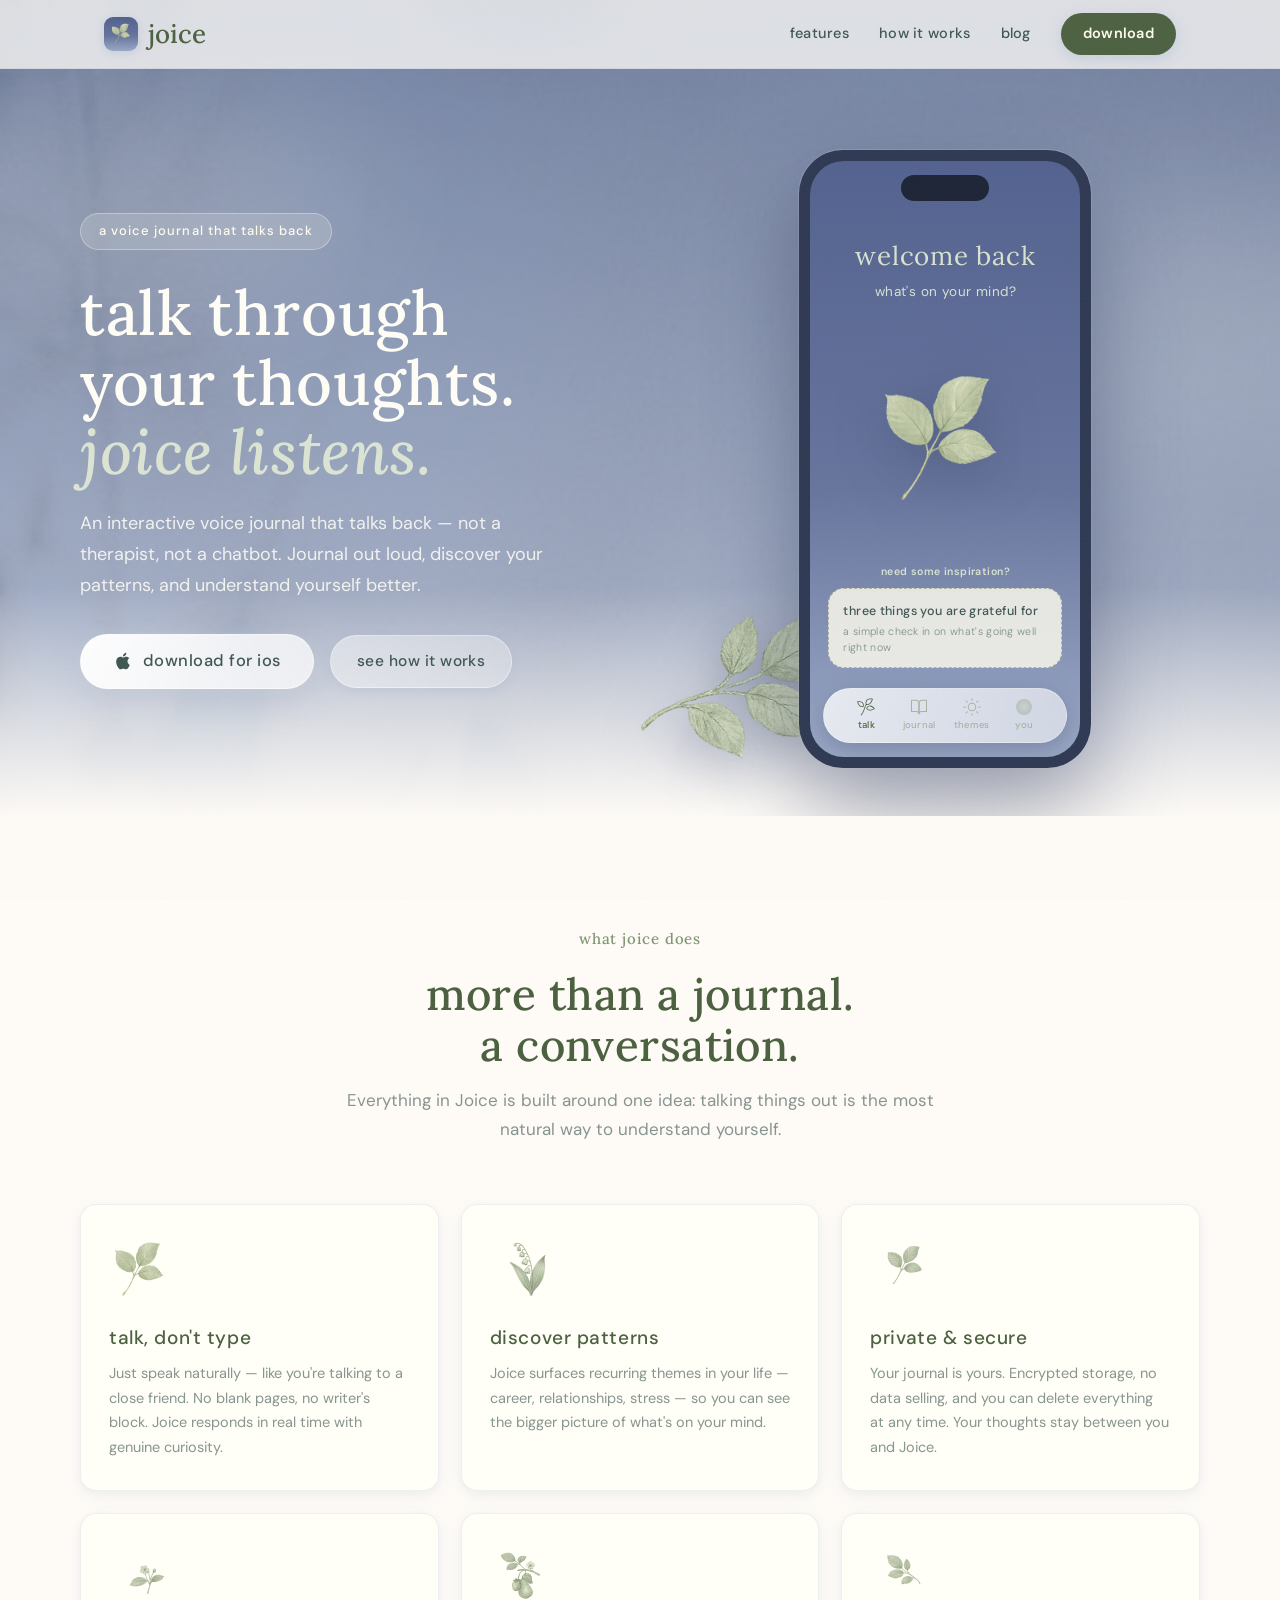
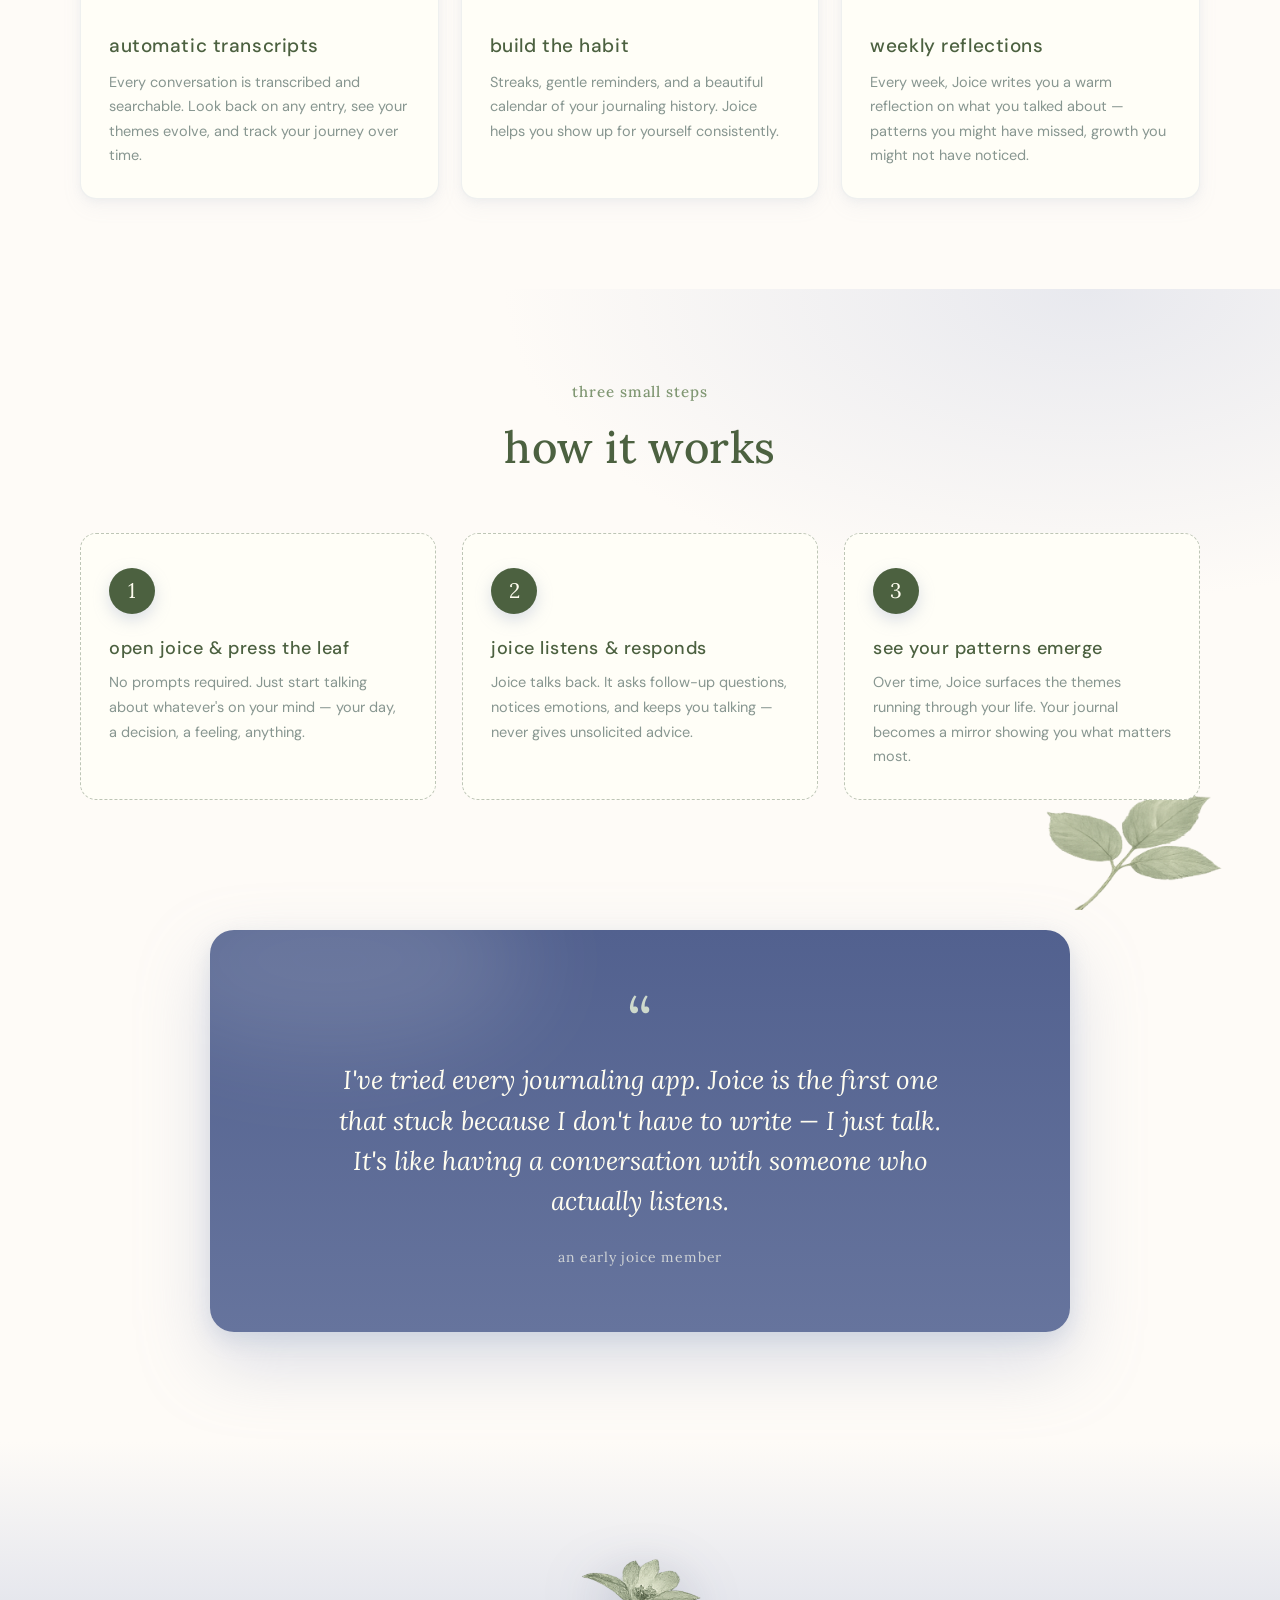
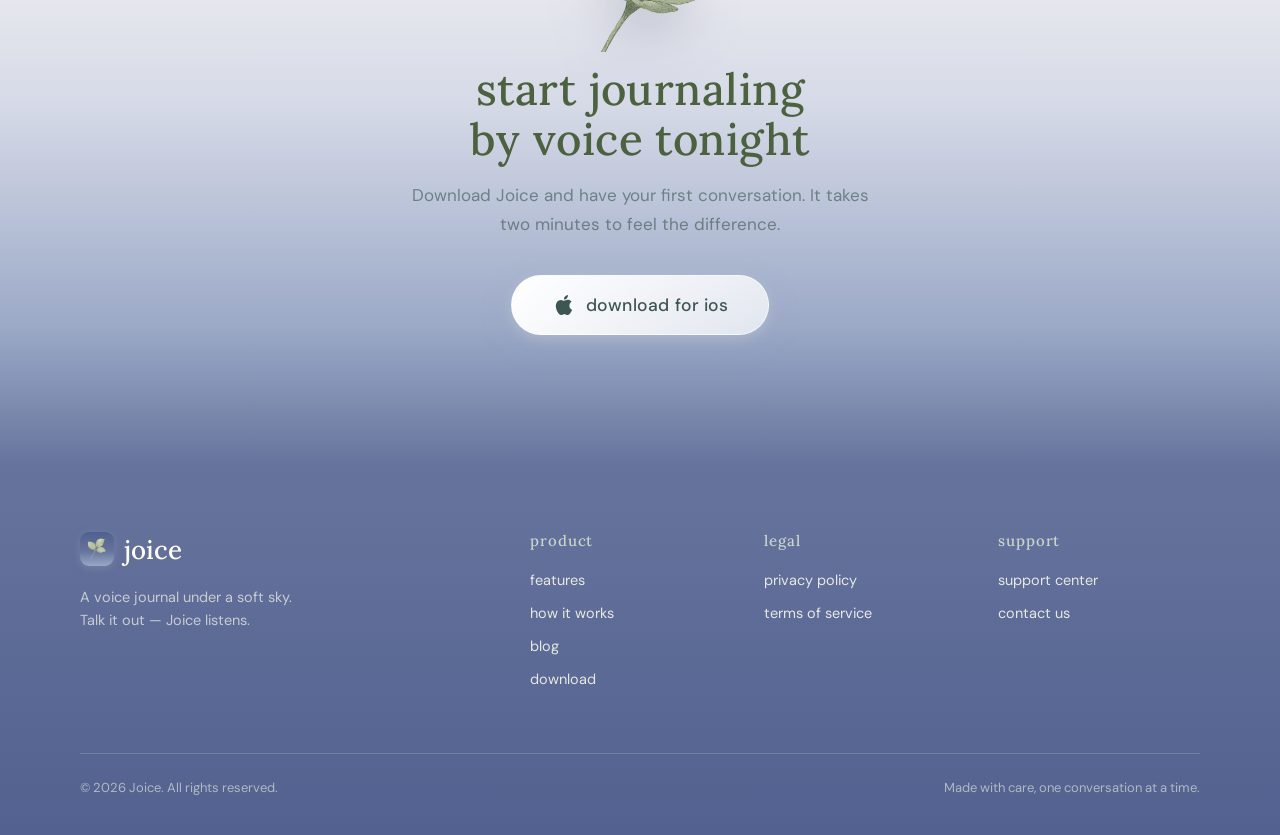
<file: index.html>
<!DOCTYPE html>
<html lang="en">
<head>
    <meta charset="UTF-8">
    <meta name="viewport" content="width=device-width, initial-scale=1.0">
    <title>Joice — Voice Journaling with AI</title>
    <meta name="description" content="A daily voice journal that talks back. Speak your thoughts out loud, get transcripts, discover patterns, and build self-awareness — just by talking.">
    <meta property="og:title" content="Joice — Voice Journaling with AI">
    <meta property="og:description" content="A daily voice journal that talks back. Journal out loud and discover your patterns.">
    <meta property="og:type" content="website">
    <meta property="og:url" content="https://joiceapp.com">
    <meta property="og:image" content="https://joiceapp.com/assets/joice-icon.png">
    <link rel="icon" type="image/png" href="assets/favicon.png">
    <link rel="apple-touch-icon" href="assets/apple-touch-icon.png">
    <link rel="preconnect" href="https://fonts.googleapis.com">
    <link rel="preconnect" href="https://fonts.gstatic.com" crossorigin>
    <link href="https://fonts.googleapis.com/css2?family=Lora:ital,wght@0,400;0,500;0,600;1,400;1,500&family=DM+Sans:ital,opsz,wght@0,9..40,300;0,9..40,400;0,9..40,500;0,9..40,600;0,9..40,700;1,9..40,400&display=swap" rel="stylesheet">
    <link rel="stylesheet" href="style.css">
    <link rel="alternate" type="application/rss+xml" title="the joice journal" href="https://joiceapp.com/blog/feed.xml">
    <script type="application/ld+json">
    {
      "@context": "https://schema.org",
      "@graph": [
        {
          "@type": "Organization",
          "@id": "https://joiceapp.com/#org",
          "name": "Joice",
          "url": "https://joiceapp.com",
          "logo": "https://joiceapp.com/assets/joice-icon.png",
          "sameAs": ["https://apps.apple.com/us/app/joice-journal-by-conversation/id6759027458"]
        },
        {
          "@type": "WebSite",
          "name": "Joice",
          "url": "https://joiceapp.com",
          "publisher": {"@id": "https://joiceapp.com/#org"}
        },
        {
          "@type": "SoftwareApplication",
          "name": "Joice — Journal by Conversation",
          "operatingSystem": "iOS",
          "applicationCategory": "LifestyleApplication",
          "description": "An interactive voice journaling app that talks back. Talk out loud, get transcripts, and discover the recurring themes in your life.",
          "url": "https://apps.apple.com/us/app/joice-journal-by-conversation/id6759027458",
          "offers": {"@type": "Offer", "price": "0", "priceCurrency": "USD"},
          "publisher": {"@id": "https://joiceapp.com/#org"}
        }
      ]
    }
    </script>
</head>
<body>
    <!-- Nav -->
    <nav>
        <div class="nav-inner">
            <a href="index.html" class="logo"><img src="assets/joice-icon.png" alt="">joice</a>
            <div class="nav-links">
                <a href="#features">features</a>
                <a href="#how-it-works">how it works</a>
                <a href="blog/">blog</a>
                <a href="https://apps.apple.com/us/app/joice-journal-by-conversation/id6759027458" class="btn-nav">download</a>
            </div>
        </div>
    </nav>

    <!-- Hero — the app's auth sky: pressed leaves under periwinkle -->
    <header class="hero">
        <div class="hero-grid">
            <div class="hero-content">
                <div class="hero-badge">a voice journal that talks back</div>
                <h1>talk through your thoughts. <em>joice listens.</em></h1>
                <p class="hero-sub">An interactive voice journal that talks back — not a therapist, not a chatbot. Journal out loud, discover your patterns, and understand yourself better.</p>
                <div class="hero-cta">
                    <a href="https://apps.apple.com/us/app/joice-journal-by-conversation/id6759027458" class="btn-primary">
                        <svg width="20" height="20" viewBox="0 0 24 24" fill="currentColor"><path d="M18.71 19.5c-.83 1.24-1.71 2.45-3.05 2.47-1.34.03-1.77-.79-3.29-.79-1.53 0-2 .77-3.27.82-1.31.05-2.3-1.32-3.14-2.53C4.25 17 2.94 12.45 4.7 9.39c.87-1.52 2.43-2.48 4.12-2.51 1.28-.02 2.5.87 3.29.87.78 0 2.26-1.07 3.8-.91.65.03 2.47.26 3.64 1.98-.09.06-2.17 1.28-2.15 3.81.03 3.02 2.65 4.03 2.68 4.04-.03.07-.42 1.44-1.38 2.83M13 3.5c.73-.83 1.94-1.46 2.94-1.5.13 1.17-.34 2.35-1.04 3.19-.69.85-1.83 1.51-2.95 1.42-.15-1.15.41-2.35 1.05-3.11z"/></svg>
                        download for ios
                    </a>
                    <a href="#how-it-works" class="btn-ghost">see how it works</a>
                </div>
            </div>
            <div class="hero-visual">
                <div class="phone-mockup">
                    <div class="phone-screen">
                        <div class="mock-island"></div>
                        <div class="mock-greeting">welcome back</div>
                        <div class="mock-prompt-line">what's on your mind?</div>
                        <img class="mock-leaf" src="assets/leaf-branch.png" alt="Watercolor leaf branch — tap to start talking">
                        <div class="mock-inspo-label">need some inspiration?</div>
                        <div class="mock-idea">
                            <div class="mock-idea-title">three things you are grateful for</div>
                            <div class="mock-idea-sub">a simple check in on what's going well right now</div>
                        </div>
                        <div class="mock-tabbar">
                            <div class="mock-tab active">
                                <svg viewBox="0 0 22.123 21.3591" fill="currentColor"><path d="M12.1123 1.58257C13.5018 0.275135 15.7931 -0.151103 19.0146 0.238815L18.9736 0.647995L19.04 0.671432L19.4941 0.832565C18.4978 4.25797 17.1092 6.33463 15.5761 7.40971C14.2163 8.36303 12.7877 8.49517 11.5244 8.13823C10.6511 10.0576 10.194 11.2494 9.43551 13.3599L9.43454 13.3628C8.06773 17.0833 7.07529 18.7848 5.28512 21.2193L4.48043 20.6275C6.21512 18.2685 7.16192 16.6497 8.49606 13.0181C9.28701 10.8175 9.75884 9.58967 10.7109 7.51128C10.3642 4.99371 10.7038 2.90811 12.1123 1.58257ZM16.2402 8.91557C18.0761 9.013 19.9698 10.3297 21.9824 12.8677L21.6113 13.1607L21.6572 13.2496C21.5157 13.322 21.3748 13.39 21.2363 13.4576L21.1982 13.4888C21.1959 13.4859 21.1937 13.4829 21.1914 13.48C18.5505 14.7614 16.4582 15.1597 14.8388 14.8999C13.0929 14.6199 11.9634 13.5868 11.3486 12.2496L11.707 12.0835L11.4004 11.858C12.783 9.9815 14.3753 8.81679 16.2402 8.91557ZM16.1875 9.91362C14.903 9.84553 13.6619 10.5828 12.4257 12.1597C12.9369 13.0591 13.7603 13.7143 14.997 13.9126C16.2954 14.1209 18.0998 13.8325 20.5293 12.688C18.8534 10.7868 17.4172 9.97888 16.1875 9.91362ZM0.596645 3.57866C3.51636 3.25907 5.61636 3.67126 6.91696 4.87846C8.24452 6.11087 8.60406 8.0376 8.34176 10.3521L7.70797 10.2642L7.78121 10.479C6.54669 10.9874 5.07654 10.9826 3.67868 10.024C2.29361 9.07395 1.0381 7.22878 0.123012 4.18803L0.57516 4.02397L0.633754 4.00151L0.596645 3.57866ZM6.30368 5.67827C5.37411 4.81534 3.77469 4.3703 1.25387 4.56694C2.09541 7.02875 3.1475 8.42742 4.18258 9.13725C5.30025 9.90353 6.45535 9.90764 7.44625 9.49956L7.45407 9.52397C7.55007 7.73838 7.16512 6.4783 6.30368 5.67827ZM10.8261 7.54546L11.1103 7.67632L11.1728 7.48686L10.8261 7.54546ZM18.3672 1.21928C15.5283 0.952518 13.7456 1.42319 12.7314 2.37749C11.7312 3.31882 11.3552 4.85807 11.6172 7.08061C12.687 7.42548 13.8968 7.34485 15.0634 6.5269C16.2492 5.69539 17.4378 4.06757 18.3672 1.21928Z"/></svg>
                                <span>talk</span>
                            </div>
                            <div class="mock-tab">
                                <svg viewBox="0 0 21 21" fill="none" stroke="currentColor" stroke-width="1.2" stroke-linecap="round" stroke-linejoin="round"><path d="M1.75 2.625H7C7.92826 2.625 8.8185 2.99375 9.47487 3.65013C10.1313 4.3065 10.5 5.19674 10.5 6.125V18.375C10.5 17.6788 10.2234 17.0111 9.73116 16.5188C9.23887 16.0266 8.57119 15.75 7.875 15.75H1.75V2.625Z"/><path d="M19.25 2.625H14C13.0717 2.625 12.1815 2.99375 11.5251 3.65013C10.8687 4.3065 10.5 5.19674 10.5 6.125V18.375C10.5 17.6788 10.7766 17.0111 11.2688 16.5188C11.7611 16.0266 12.4288 15.75 13.125 15.75H19.25V2.625Z"/></svg>
                                <span>journal</span>
                            </div>
                            <div class="mock-tab">
                                <svg viewBox="0 0 21 21" fill="none" stroke="currentColor" stroke-width="1.2" stroke-linecap="round" stroke-linejoin="round"><circle cx="10.5" cy="10.5" r="4.375"/><path d="M10.5 0.875V2.625M10.5 18.375V20.125M3.6925 3.6925L4.935 4.935M16.065 16.065L17.3075 17.3075M0.875 10.5H2.625M18.375 10.5H20.125M3.6925 17.3075L4.935 16.065M16.065 4.935L17.3075 3.6925"/></svg>
                                <span>themes</span>
                            </div>
                            <div class="mock-tab">
                                <span class="mock-orb"></span>
                                <span>you</span>
                            </div>
                        </div>
                    </div>
                </div>
                <img class="hero-sprig" src="assets/leaf-sprig.png" alt="">
            </div>
        </div>
    </header>

    <!-- Features -->
    <section class="features" id="features">
        <div class="section-inner">
            <div class="section-head reveal">
                <span class="eyebrow">what joice does</span>
                <h2>more than a journal. a conversation.</h2>
                <p>Everything in Joice is built around one idea: talking things out is the most natural way to understand yourself.</p>
            </div>
            <div class="feature-grid">
                <div class="feature-card reveal">
                    <img class="feature-icon" src="assets/leaf-branch.png" alt="">
                    <h3>talk, don't type</h3>
                    <p>Just speak naturally — like you're talking to a close friend. No blank pages, no writer's block. Joice responds in real time with genuine curiosity.</p>
                </div>
                <div class="feature-card reveal">
                    <img class="feature-icon" src="assets/plant-2.png" alt="">
                    <h3>discover patterns</h3>
                    <p>Joice surfaces recurring themes in your life — career, relationships, stress — so you can see the bigger picture of what's on your mind.</p>
                </div>
                <div class="feature-card reveal">
                    <img class="feature-icon" src="assets/plant-3.png" alt="">
                    <h3>private &amp; secure</h3>
                    <p>Your journal is yours. Encrypted storage, no data selling, and you can delete everything at any time. Your thoughts stay between you and Joice.</p>
                </div>
                <div class="feature-card reveal">
                    <img class="feature-icon" src="assets/plant-4.png" alt="">
                    <h3>automatic transcripts</h3>
                    <p>Every conversation is transcribed and searchable. Look back on any entry, see your themes evolve, and track your journey over time.</p>
                </div>
                <div class="feature-card reveal">
                    <img class="feature-icon" src="assets/plant-5.png" alt="">
                    <h3>build the habit</h3>
                    <p>Streaks, gentle reminders, and a beautiful calendar of your journaling history. Joice helps you show up for yourself consistently.</p>
                </div>
                <div class="feature-card reveal">
                    <img class="feature-icon" src="assets/plant-6.png" alt="">
                    <h3>weekly reflections</h3>
                    <p>Every week, Joice writes you a warm reflection on what you talked about — patterns you might have missed, growth you might not have noticed.</p>
                </div>
            </div>
        </div>
    </section>

    <!-- How It Works -->
    <section class="how-it-works" id="how-it-works">
        <img class="how-plant" src="assets/plant-7.png" alt="">
        <div class="section-inner">
            <div class="section-head reveal">
                <span class="eyebrow">three small steps</span>
                <h2>how it works</h2>
            </div>
            <div class="steps">
                <div class="step reveal">
                    <div class="step-num">1</div>
                    <h3>open joice &amp; press the leaf</h3>
                    <p>No prompts required. Just start talking about whatever's on your mind — your day, a decision, a feeling, anything.</p>
                </div>
                <div class="step reveal">
                    <div class="step-num">2</div>
                    <h3>joice listens &amp; responds</h3>
                    <p>Joice talks back. It asks follow-up questions, notices emotions, and keeps you talking — never gives unsolicited advice.</p>
                </div>
                <div class="step reveal">
                    <div class="step-num">3</div>
                    <h3>see your patterns emerge</h3>
                    <p>Over time, Joice surfaces the themes running through your life. Your journal becomes a mirror showing you what matters most.</p>
                </div>
            </div>
        </div>
    </section>

    <!-- Testimonial -->
    <section class="testimonial-section">
        <div class="testimonial-card reveal">
            <span class="testimonial-mark">&ldquo;</span>
            <blockquote>
                <p>I've tried every journaling app. Joice is the first one that stuck because I don't have to write — I just talk. It's like having a conversation with someone who actually listens.</p>
            </blockquote>
            <div class="testimonial-attr">an early joice member</div>
        </div>
    </section>

    <!-- CTA -->
    <section class="cta-section" id="download">
        <img class="cta-flower reveal" src="assets/founder-sprig.png" alt="">
        <div class="section-head reveal">
            <h2>start journaling by voice tonight</h2>
            <p>Download Joice and have your first conversation. It takes two minutes to feel the difference.</p>
        </div>
        <a href="https://apps.apple.com/us/app/joice-journal-by-conversation/id6759027458" class="btn-primary btn-large reveal">
            <svg width="24" height="24" viewBox="0 0 24 24" fill="currentColor"><path d="M18.71 19.5c-.83 1.24-1.71 2.45-3.05 2.47-1.34.03-1.77-.79-3.29-.79-1.53 0-2 .77-3.27.82-1.31.05-2.3-1.32-3.14-2.53C4.25 17 2.94 12.45 4.7 9.39c.87-1.52 2.43-2.48 4.12-2.51 1.28-.02 2.5.87 3.29.87.78 0 2.26-1.07 3.8-.91.65.03 2.47.26 3.64 1.98-.09.06-2.17 1.28-2.15 3.81.03 3.02 2.65 4.03 2.68 4.04-.03.07-.42 1.44-1.38 2.83M13 3.5c.73-.83 1.94-1.46 2.94-1.5.13 1.17-.34 2.35-1.04 3.19-.69.85-1.83 1.51-2.95 1.42-.15-1.15.41-2.35 1.05-3.11z"/></svg>
            download for ios
        </a>
    </section>

    <!-- Footer -->
    <footer>
        <div class="footer-inner">
            <div class="footer-top">
                <div class="footer-brand">
                    <a href="index.html" class="logo"><img src="assets/joice-icon.png" alt="">joice</a>
                    <p>A voice journal under a soft sky. Talk it out — Joice listens.</p>
                </div>
                <div class="footer-links">
                    <div class="footer-col">
                        <h4>product</h4>
                        <a href="#features">features</a>
                        <a href="#how-it-works">how it works</a>
                        <a href="blog/">blog</a>
                        <a href="https://apps.apple.com/us/app/joice-journal-by-conversation/id6759027458">download</a>
                    </div>
                    <div class="footer-col">
                        <h4>legal</h4>
                        <a href="privacy.html">privacy policy</a>
                        <a href="terms.html">terms of service</a>
                    </div>
                    <div class="footer-col">
                        <h4>support</h4>
                        <a href="support.html">support center</a>
                        <a href="mailto:support@joiceapp.com">contact us</a>
                    </div>
                </div>
            </div>
            <div class="footer-bottom">
                <p>&copy; 2026 Joice. All rights reserved.</p>
                <p>Made with care, one conversation at a time.</p>
            </div>
        </div>
    </footer>

    <script>
        const els = document.querySelectorAll('.reveal');
        if ('IntersectionObserver' in window) {
            const io = new IntersectionObserver((entries) => {
                entries.forEach((e) => {
                    if (e.isIntersecting) { e.target.classList.add('visible'); io.unobserve(e.target); }
                });
            }, { threshold: 0.15 });
            els.forEach((el) => io.observe(el));
        } else {
            els.forEach((el) => el.classList.add('visible'));
        }
    </script>
</body>
</html>
</file>
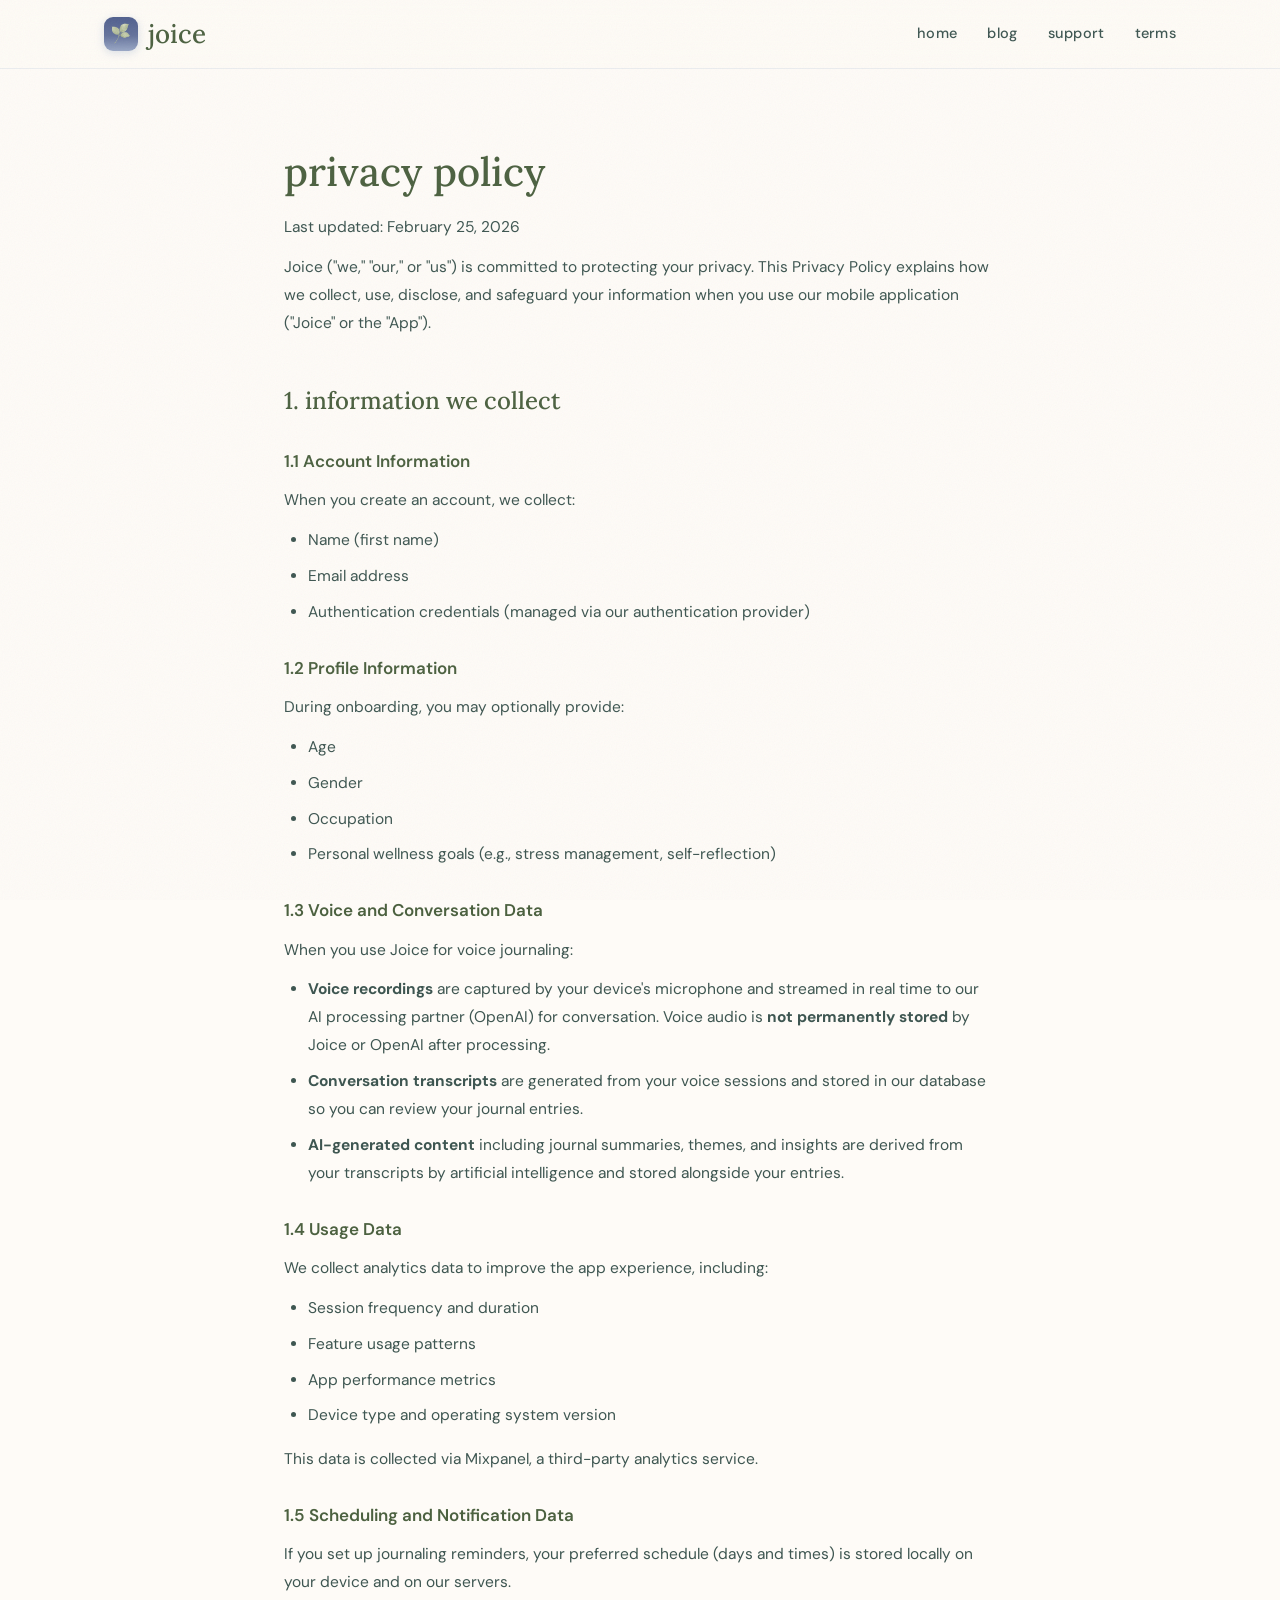
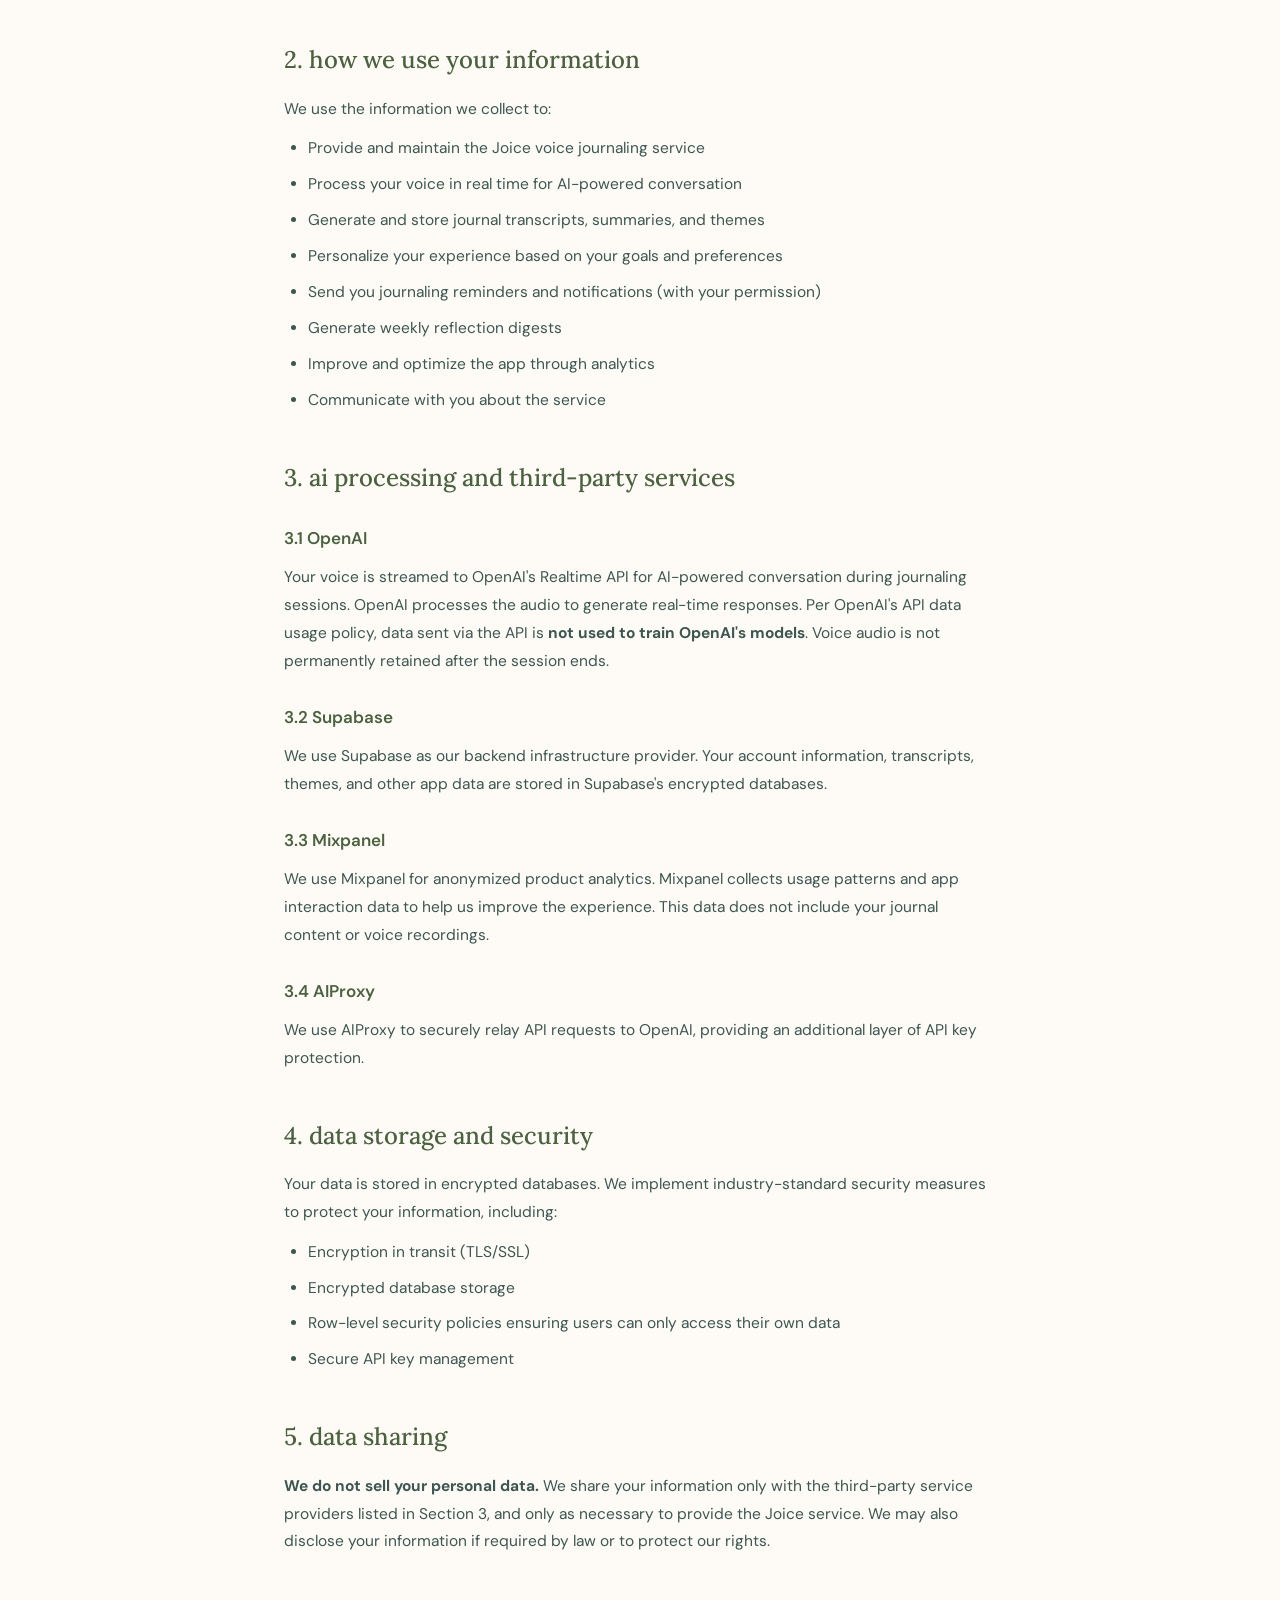
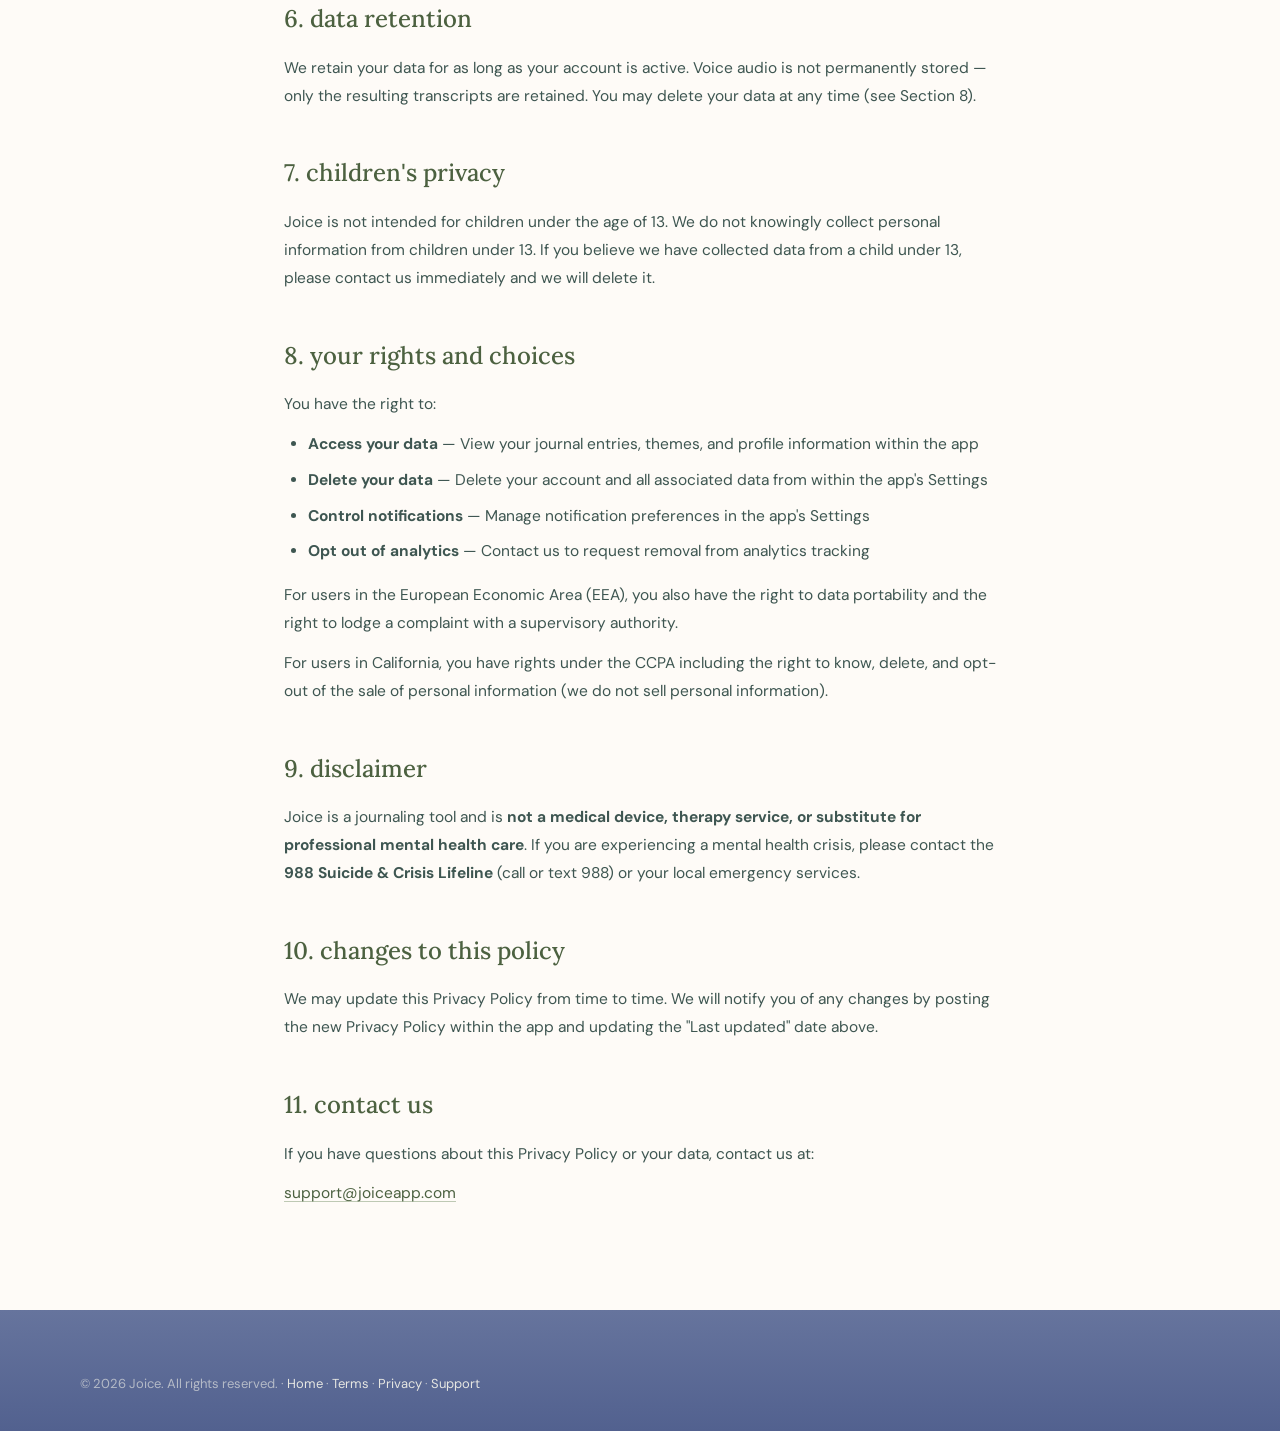
<file: privacy.html>
<!DOCTYPE html>
<html lang="en">
<head>
    <meta charset="UTF-8">
    <meta name="viewport" content="width=device-width, initial-scale=1.0">
    <title>Privacy Policy — Joice</title>
    <link rel="icon" type="image/png" href="assets/favicon.png">
    <link rel="apple-touch-icon" href="assets/apple-touch-icon.png">
    <link rel="preconnect" href="https://fonts.googleapis.com">
    <link rel="preconnect" href="https://fonts.gstatic.com" crossorigin>
    <link href="https://fonts.googleapis.com/css2?family=Lora:ital,wght@0,400;0,500;0,600;1,400;1,500&family=DM+Sans:ital,opsz,wght@0,9..40,300;0,9..40,400;0,9..40,500;0,9..40,600;0,9..40,700;1,9..40,400&display=swap" rel="stylesheet">
    <link rel="stylesheet" href="style.css">
</head>
<body>
    <nav>
        <div class="nav-inner">
            <a href="index.html" class="logo"><img src="assets/joice-icon.png" alt="">joice</a>
            <div class="nav-links">
                <a href="index.html">Home</a>
                <a href="blog/">Blog</a>
                <a href="support.html">Support</a>
                <a href="terms.html">Terms</a>
            </div>
        </div>
    </nav>

    <div class="legal-page">
        <h1>Privacy Policy</h1>
        <p class="legal-meta">Last updated: February 25, 2026</p>

        <p>Joice ("we," "our," or "us") is committed to protecting your privacy. This Privacy Policy explains how we collect, use, disclose, and safeguard your information when you use our mobile application ("Joice" or the "App").</p>

        <h2>1. Information We Collect</h2>

        <h3>1.1 Account Information</h3>
        <p>When you create an account, we collect:</p>
        <ul>
            <li>Name (first name)</li>
            <li>Email address</li>
            <li>Authentication credentials (managed via our authentication provider)</li>
        </ul>

        <h3>1.2 Profile Information</h3>
        <p>During onboarding, you may optionally provide:</p>
        <ul>
            <li>Age</li>
            <li>Gender</li>
            <li>Occupation</li>
            <li>Personal wellness goals (e.g., stress management, self-reflection)</li>
        </ul>

        <h3>1.3 Voice and Conversation Data</h3>
        <p>When you use Joice for voice journaling:</p>
        <ul>
            <li><strong>Voice recordings</strong> are captured by your device's microphone and streamed in real time to our AI processing partner (OpenAI) for conversation. Voice audio is <strong>not permanently stored</strong> by Joice or OpenAI after processing.</li>
            <li><strong>Conversation transcripts</strong> are generated from your voice sessions and stored in our database so you can review your journal entries.</li>
            <li><strong>AI-generated content</strong> including journal summaries, themes, and insights are derived from your transcripts by artificial intelligence and stored alongside your entries.</li>
        </ul>

        <h3>1.4 Usage Data</h3>
        <p>We collect analytics data to improve the app experience, including:</p>
        <ul>
            <li>Session frequency and duration</li>
            <li>Feature usage patterns</li>
            <li>App performance metrics</li>
            <li>Device type and operating system version</li>
        </ul>
        <p>This data is collected via Mixpanel, a third-party analytics service.</p>

        <h3>1.5 Scheduling and Notification Data</h3>
        <p>If you set up journaling reminders, your preferred schedule (days and times) is stored locally on your device and on our servers.</p>

        <h2>2. How We Use Your Information</h2>
        <p>We use the information we collect to:</p>
        <ul>
            <li>Provide and maintain the Joice voice journaling service</li>
            <li>Process your voice in real time for AI-powered conversation</li>
            <li>Generate and store journal transcripts, summaries, and themes</li>
            <li>Personalize your experience based on your goals and preferences</li>
            <li>Send you journaling reminders and notifications (with your permission)</li>
            <li>Generate weekly reflection digests</li>
            <li>Improve and optimize the app through analytics</li>
            <li>Communicate with you about the service</li>
        </ul>

        <h2>3. AI Processing and Third-Party Services</h2>

        <h3>3.1 OpenAI</h3>
        <p>Your voice is streamed to OpenAI's Realtime API for AI-powered conversation during journaling sessions. OpenAI processes the audio to generate real-time responses. Per OpenAI's API data usage policy, data sent via the API is <strong>not used to train OpenAI's models</strong>. Voice audio is not permanently retained after the session ends.</p>

        <h3>3.2 Supabase</h3>
        <p>We use Supabase as our backend infrastructure provider. Your account information, transcripts, themes, and other app data are stored in Supabase's encrypted databases.</p>

        <h3>3.3 Mixpanel</h3>
        <p>We use Mixpanel for anonymized product analytics. Mixpanel collects usage patterns and app interaction data to help us improve the experience. This data does not include your journal content or voice recordings.</p>

        <h3>3.4 AIProxy</h3>
        <p>We use AIProxy to securely relay API requests to OpenAI, providing an additional layer of API key protection.</p>

        <h2>4. Data Storage and Security</h2>
        <p>Your data is stored in encrypted databases. We implement industry-standard security measures to protect your information, including:</p>
        <ul>
            <li>Encryption in transit (TLS/SSL)</li>
            <li>Encrypted database storage</li>
            <li>Row-level security policies ensuring users can only access their own data</li>
            <li>Secure API key management</li>
        </ul>

        <h2>5. Data Sharing</h2>
        <p><strong>We do not sell your personal data.</strong> We share your information only with the third-party service providers listed in Section 3, and only as necessary to provide the Joice service. We may also disclose your information if required by law or to protect our rights.</p>

        <h2>6. Data Retention</h2>
        <p>We retain your data for as long as your account is active. Voice audio is not permanently stored — only the resulting transcripts are retained. You may delete your data at any time (see Section 8).</p>

        <h2>7. Children's Privacy</h2>
        <p>Joice is not intended for children under the age of 13. We do not knowingly collect personal information from children under 13. If you believe we have collected data from a child under 13, please contact us immediately and we will delete it.</p>

        <h2>8. Your Rights and Choices</h2>
        <p>You have the right to:</p>
        <ul>
            <li><strong>Access your data</strong> — View your journal entries, themes, and profile information within the app</li>
            <li><strong>Delete your data</strong> — Delete your account and all associated data from within the app's Settings</li>
            <li><strong>Control notifications</strong> — Manage notification preferences in the app's Settings</li>
            <li><strong>Opt out of analytics</strong> — Contact us to request removal from analytics tracking</li>
        </ul>
        <p>For users in the European Economic Area (EEA), you also have the right to data portability and the right to lodge a complaint with a supervisory authority.</p>
        <p>For users in California, you have rights under the CCPA including the right to know, delete, and opt-out of the sale of personal information (we do not sell personal information).</p>

        <h2>9. Disclaimer</h2>
        <p>Joice is a journaling tool and is <strong>not a medical device, therapy service, or substitute for professional mental health care</strong>. If you are experiencing a mental health crisis, please contact the <strong>988 Suicide & Crisis Lifeline</strong> (call or text 988) or your local emergency services.</p>

        <h2>10. Changes to This Policy</h2>
        <p>We may update this Privacy Policy from time to time. We will notify you of any changes by posting the new Privacy Policy within the app and updating the "Last updated" date above.</p>

        <h2>11. Contact Us</h2>
        <p>If you have questions about this Privacy Policy or your data, contact us at:</p>
        <p><a href="mailto:support@joiceapp.com">support@joiceapp.com</a></p>
    </div>

    <footer>
        <div class="footer-inner">
            <div class="footer-bottom" style="border: none; padding: 0;">
                <p>&copy; 2026 Joice. All rights reserved. · <a href="index.html">Home</a> · <a href="terms.html">Terms</a> · <a href="privacy.html">Privacy</a> · <a href="support.html">Support</a></p>
            </div>
        </div>
    </footer>
</body>
</html>
</file>
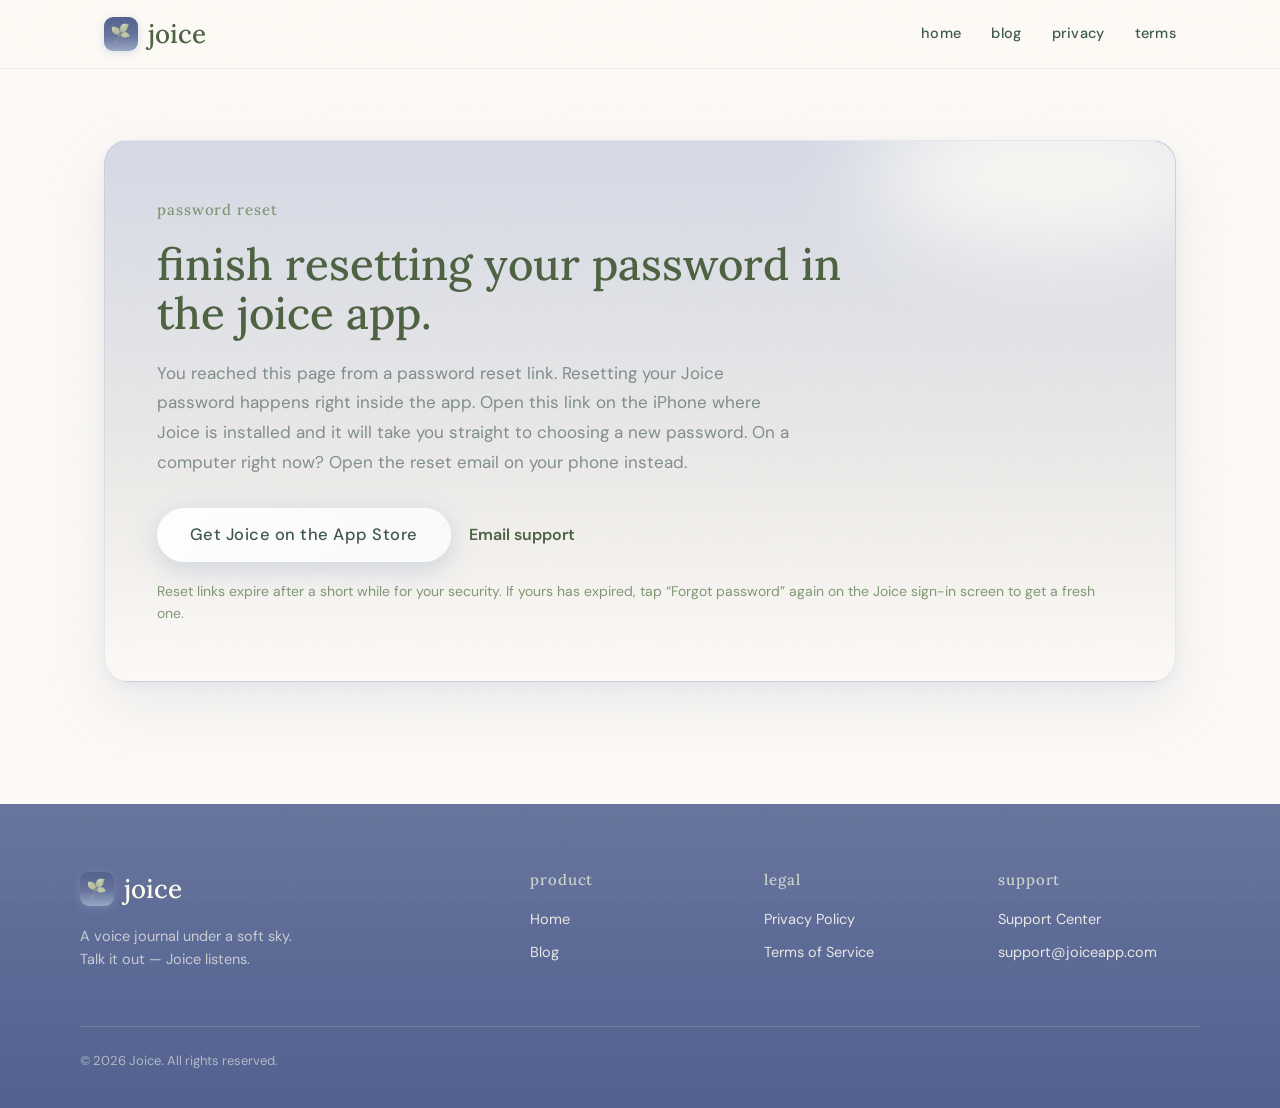
<file: reset-password.html>
<!DOCTYPE html>
<html lang="en">
<head>
    <meta charset="UTF-8">
    <meta name="viewport" content="width=device-width, initial-scale=1.0">
    <title>Reset your password — Joice</title>
    <meta name="description" content="Reset your Joice password. Password resets happen in the Joice app — open your reset link on the iPhone where Joice is installed.">
    <meta name="robots" content="noindex">
    <meta property="og:title" content="Reset your password — Joice">
    <meta property="og:description" content="Reset your Joice password in the app.">
    <meta property="og:type" content="website">
    <meta property="og:url" content="https://joiceapp.com/reset-password.html">
    <link rel="icon" type="image/png" href="assets/favicon.png">
    <link rel="apple-touch-icon" href="assets/apple-touch-icon.png">
    <link rel="preconnect" href="https://fonts.googleapis.com">
    <link rel="preconnect" href="https://fonts.gstatic.com" crossorigin>
    <link href="https://fonts.googleapis.com/css2?family=Lora:ital,wght@0,400;0,500;0,600;1,400;1,500&family=DM+Sans:ital,opsz,wght@0,9..40,300;0,9..40,400;0,9..40,500;0,9..40,600;0,9..40,700;1,9..40,400&display=swap" rel="stylesheet">
    <link rel="stylesheet" href="style.css">
</head>
<body>
    <nav>
        <div class="nav-inner">
            <a href="index.html" class="logo"><img src="assets/joice-icon.png" alt="">joice</a>
            <div class="nav-links">
                <a href="index.html">Home</a>
                <a href="blog/">Blog</a>
                <a href="privacy.html">Privacy</a>
                <a href="terms.html">Terms</a>
            </div>
        </div>
    </nav>

    <main class="support-page">
        <section class="support-hero">
            <div class="support-kicker">Password reset</div>
            <h1>Finish resetting your password in the Joice app.</h1>
            <p class="support-intro">
                You reached this page from a password reset link. Resetting your Joice
                password happens right inside the app. Open this link on the iPhone where
                Joice is installed and it will take you straight to choosing a new password.
                On a computer right now? Open the reset email on your phone instead.
            </p>

            <div class="support-actions">
                <a class="btn-primary" href="https://apps.apple.com/us/app/joice-journal-by-conversation/id6759027458">Get Joice on the App Store</a>
                <a class="support-secondary-link" href="mailto:support@joiceapp.com?subject=Password%20reset%20help">Email support</a>
            </div>

            <div class="support-hero-note">
                Reset links expire after a short while for your security. If yours has
                expired, tap &ldquo;Forgot password&rdquo; again on the Joice sign-in
                screen to get a fresh one.
            </div>
        </section>
    </main>

    <footer>
        <div class="footer-inner">
            <div class="footer-top">
                <div class="footer-brand">
                    <a href="index.html" class="logo"><img src="assets/joice-icon.png" alt="">joice</a>
                    <p>A voice journal under a soft sky. Talk it out — Joice listens.</p>
                </div>
                <div class="footer-links">
                    <div class="footer-col">
                        <h4>Product</h4>
                        <a href="index.html">Home</a>
                        <a href="blog/">Blog</a>
                    </div>
                    <div class="footer-col">
                        <h4>Legal</h4>
                        <a href="privacy.html">Privacy Policy</a>
                        <a href="terms.html">Terms of Service</a>
                    </div>
                    <div class="footer-col">
                        <h4>Support</h4>
                        <a href="support.html">Support Center</a>
                        <a href="mailto:support@joiceapp.com">support@joiceapp.com</a>
                    </div>
                </div>
            </div>
            <div class="footer-bottom">
                <p>&copy; 2026 Joice. All rights reserved.</p>
            </div>
        </div>
    </footer>
</body>
</html>
</file>
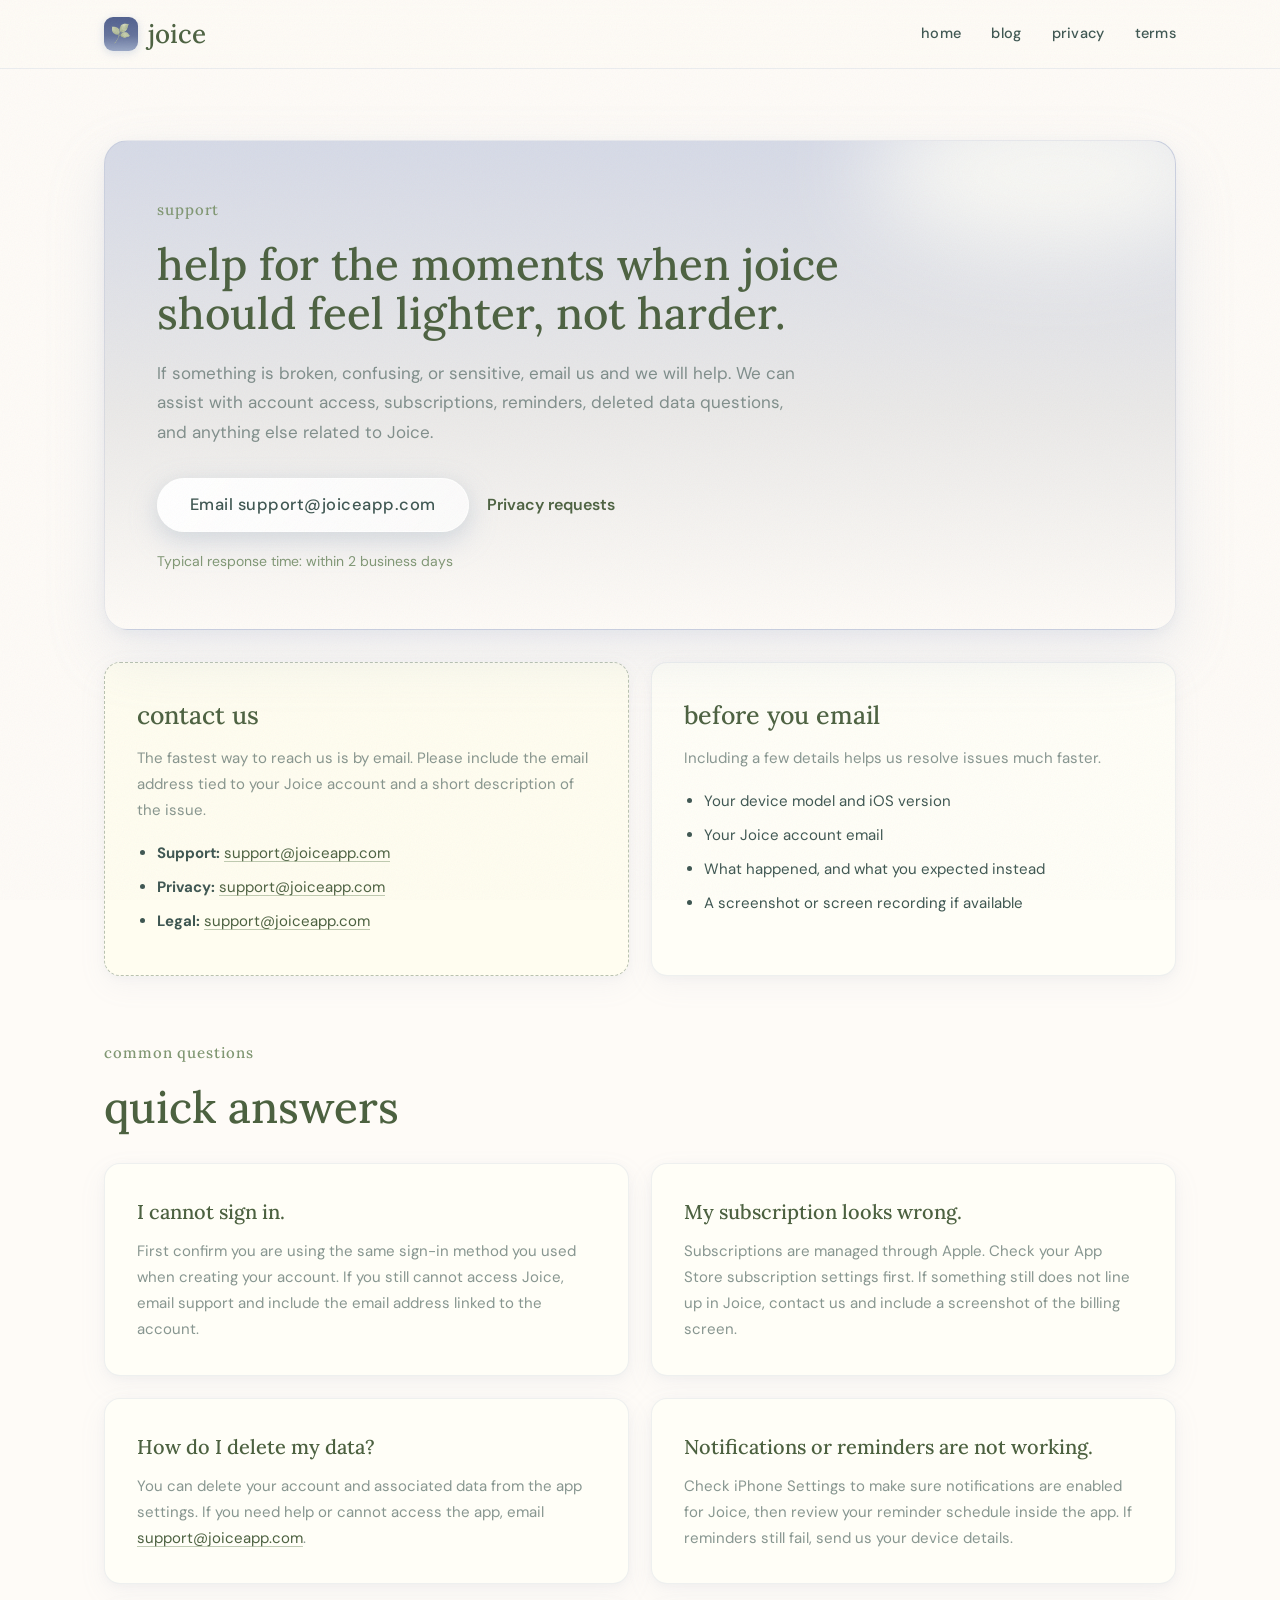
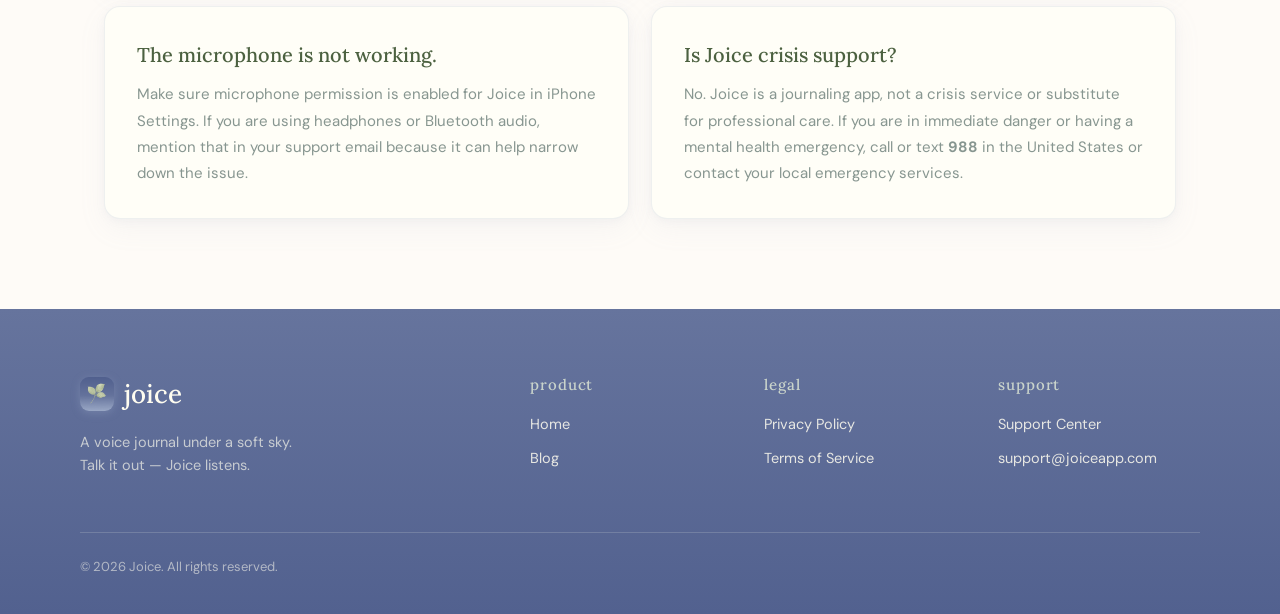
<file: support.html>
<!DOCTYPE html>
<html lang="en">
<head>
    <meta charset="UTF-8">
    <meta name="viewport" content="width=device-width, initial-scale=1.0">
    <title>Support — Joice</title>
    <meta name="description" content="Get support for Joice, including account help, subscription questions, privacy requests, and troubleshooting for voice journaling on iPhone.">
    <meta property="og:title" content="Support — Joice">
    <meta property="og:description" content="Contact Joice support and find quick answers for account, billing, privacy, and app issues.">
    <meta property="og:type" content="website">
    <meta property="og:url" content="https://joiceapp.com/support.html">
    <link rel="icon" type="image/png" href="assets/favicon.png">
    <link rel="apple-touch-icon" href="assets/apple-touch-icon.png">
    <link rel="preconnect" href="https://fonts.googleapis.com">
    <link rel="preconnect" href="https://fonts.gstatic.com" crossorigin>
    <link href="https://fonts.googleapis.com/css2?family=Lora:ital,wght@0,400;0,500;0,600;1,400;1,500&family=DM+Sans:ital,opsz,wght@0,9..40,300;0,9..40,400;0,9..40,500;0,9..40,600;0,9..40,700;1,9..40,400&display=swap" rel="stylesheet">
    <link rel="stylesheet" href="style.css">
</head>
<body>
    <nav>
        <div class="nav-inner">
            <a href="index.html" class="logo"><img src="assets/joice-icon.png" alt="">joice</a>
            <div class="nav-links">
                <a href="index.html">Home</a>
                <a href="blog/">Blog</a>
                <a href="privacy.html">Privacy</a>
                <a href="terms.html">Terms</a>
            </div>
        </div>
    </nav>

    <main class="support-page">
        <section class="support-hero">
            <div class="support-kicker">Support</div>
            <h1>Help for the moments when Joice should feel lighter, not harder.</h1>
            <p class="support-intro">
                If something is broken, confusing, or sensitive, email us and we will help.
                We can assist with account access, subscriptions, reminders, deleted data questions,
                and anything else related to Joice.
            </p>

            <div class="support-actions">
                <a class="btn-primary" href="mailto:support@joiceapp.com?subject=Joice%20Support%20Request">Email support@joiceapp.com</a>
                <a class="support-secondary-link" href="privacy.html">Privacy requests</a>
            </div>

            <div class="support-hero-note">
                Typical response time: within 2 business days
            </div>
        </section>

        <section class="support-grid">
            <article class="support-card support-card-primary">
                <h2>Contact us</h2>
                <p>The fastest way to reach us is by email. Please include the email address tied to your Joice account and a short description of the issue.</p>
                <ul class="support-list">
                    <li><strong>Support:</strong> <a href="mailto:support@joiceapp.com">support@joiceapp.com</a></li>
                    <li><strong>Privacy:</strong> <a href="mailto:support@joiceapp.com">support@joiceapp.com</a></li>
                    <li><strong>Legal:</strong> <a href="mailto:support@joiceapp.com">support@joiceapp.com</a></li>
                </ul>
            </article>

            <article class="support-card">
                <h2>Before you email</h2>
                <p>Including a few details helps us resolve issues much faster.</p>
                <ul class="support-list">
                    <li>Your device model and iOS version</li>
                    <li>Your Joice account email</li>
                    <li>What happened, and what you expected instead</li>
                    <li>A screenshot or screen recording if available</li>
                </ul>
            </article>
        </section>

        <section class="support-faq">
            <div class="support-section-heading">
                <div class="support-kicker">Common Questions</div>
                <h2>Quick answers</h2>
            </div>

            <div class="faq-grid">
                <article class="faq-card">
                    <h3>I cannot sign in.</h3>
                    <p>First confirm you are using the same sign-in method you used when creating your account. If you still cannot access Joice, email support and include the email address linked to the account.</p>
                </article>

                <article class="faq-card">
                    <h3>My subscription looks wrong.</h3>
                    <p>Subscriptions are managed through Apple. Check your App Store subscription settings first. If something still does not line up in Joice, contact us and include a screenshot of the billing screen.</p>
                </article>

                <article class="faq-card">
                    <h3>How do I delete my data?</h3>
                    <p>You can delete your account and associated data from the app settings. If you need help or cannot access the app, email <a href="mailto:support@joiceapp.com">support@joiceapp.com</a>.</p>
                </article>

                <article class="faq-card">
                    <h3>Notifications or reminders are not working.</h3>
                    <p>Check iPhone Settings to make sure notifications are enabled for Joice, then review your reminder schedule inside the app. If reminders still fail, send us your device details.</p>
                </article>

                <article class="faq-card">
                    <h3>The microphone is not working.</h3>
                    <p>Make sure microphone permission is enabled for Joice in iPhone Settings. If you are using headphones or Bluetooth audio, mention that in your support email because it can help narrow down the issue.</p>
                </article>

                <article class="faq-card">
                    <h3>Is Joice crisis support?</h3>
                    <p>No. Joice is a journaling app, not a crisis service or substitute for professional care. If you are in immediate danger or having a mental health emergency, call or text <strong>988</strong> in the United States or contact your local emergency services.</p>
                </article>
            </div>
        </section>
    </main>

    <footer>
        <div class="footer-inner">
            <div class="footer-top">
                <div class="footer-brand">
                    <a href="index.html" class="logo"><img src="assets/joice-icon.png" alt="">joice</a>
                    <p>A voice journal under a soft sky. Talk it out — Joice listens.</p>
                </div>
                <div class="footer-links">
                    <div class="footer-col">
                        <h4>Product</h4>
                        <a href="index.html">Home</a>
                        <a href="blog/">Blog</a>
                    </div>
                    <div class="footer-col">
                        <h4>Legal</h4>
                        <a href="privacy.html">Privacy Policy</a>
                        <a href="terms.html">Terms of Service</a>
                    </div>
                    <div class="footer-col">
                        <h4>Support</h4>
                        <a href="support.html">Support Center</a>
                        <a href="mailto:support@joiceapp.com">support@joiceapp.com</a>
                    </div>
                </div>
            </div>
            <div class="footer-bottom">
                <p>&copy; 2026 Joice. All rights reserved.</p>
            </div>
        </div>
    </footer>
</body>
</html>
</file>
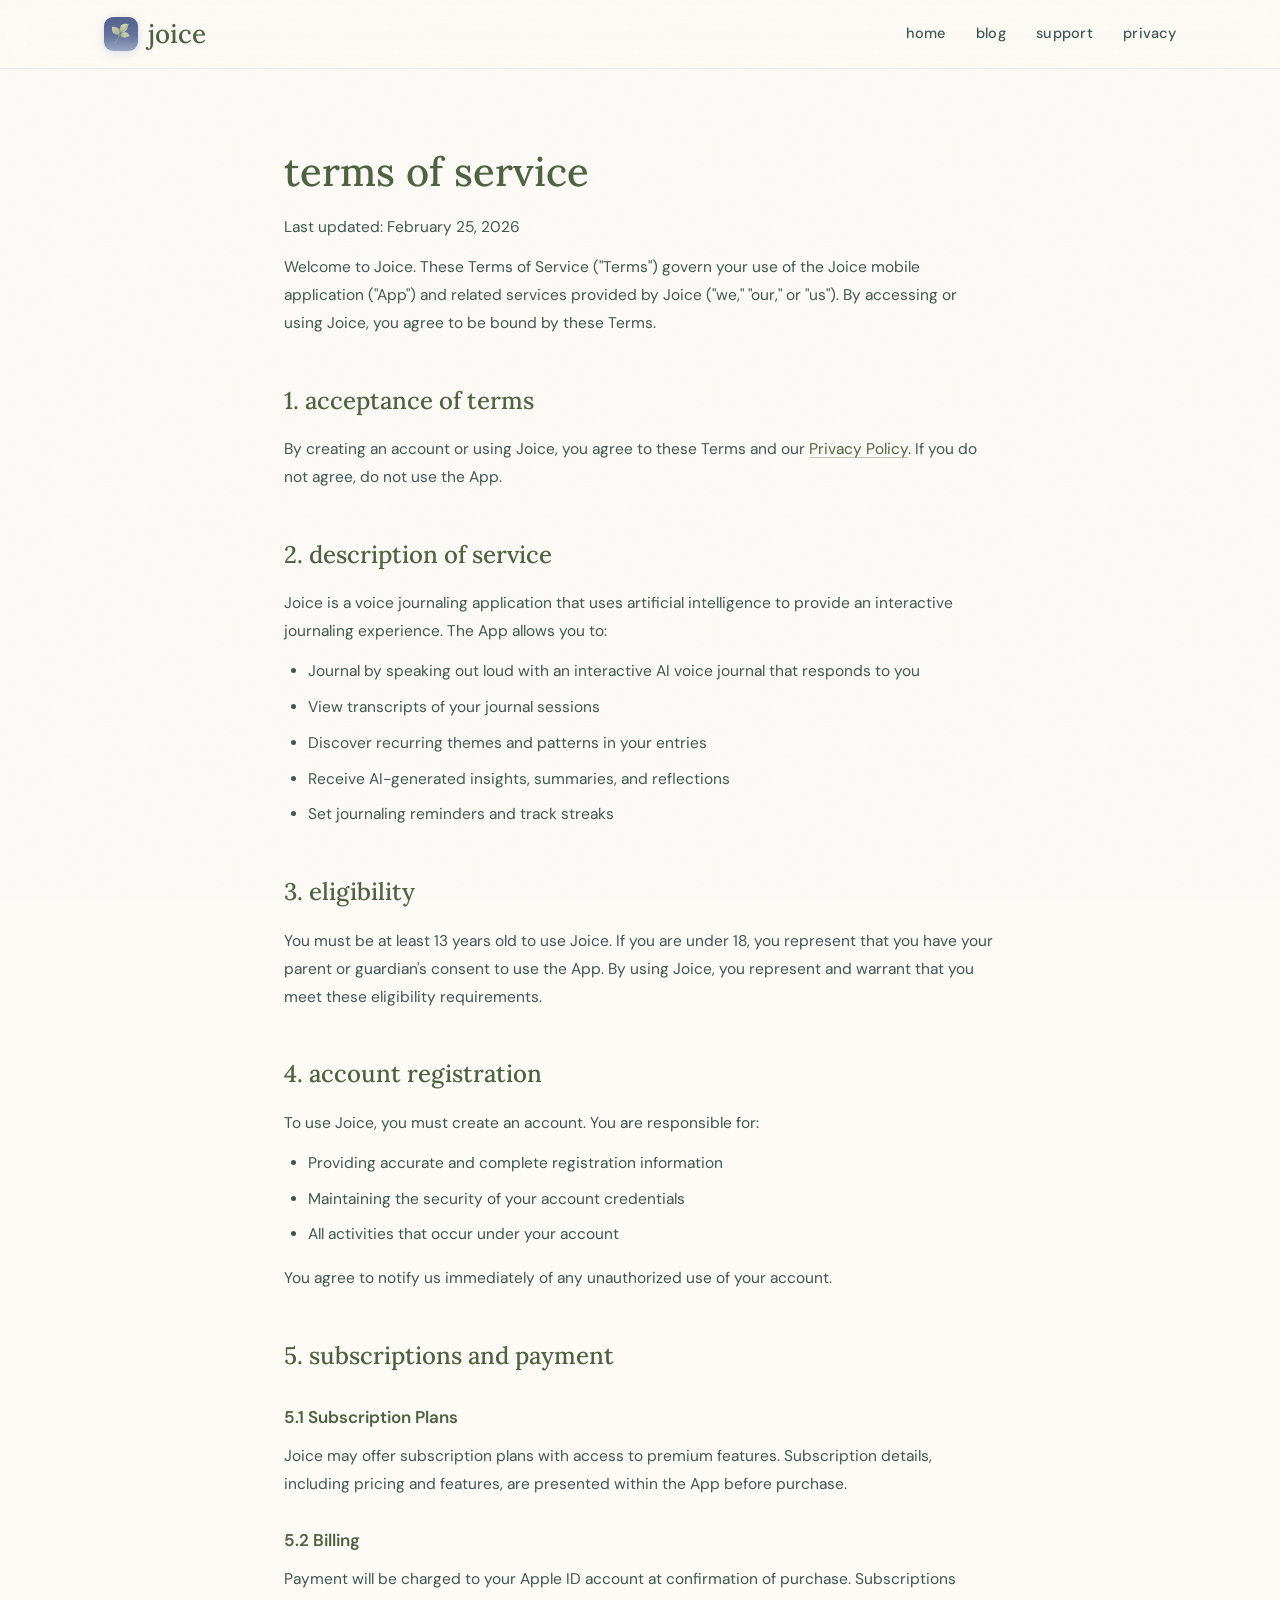
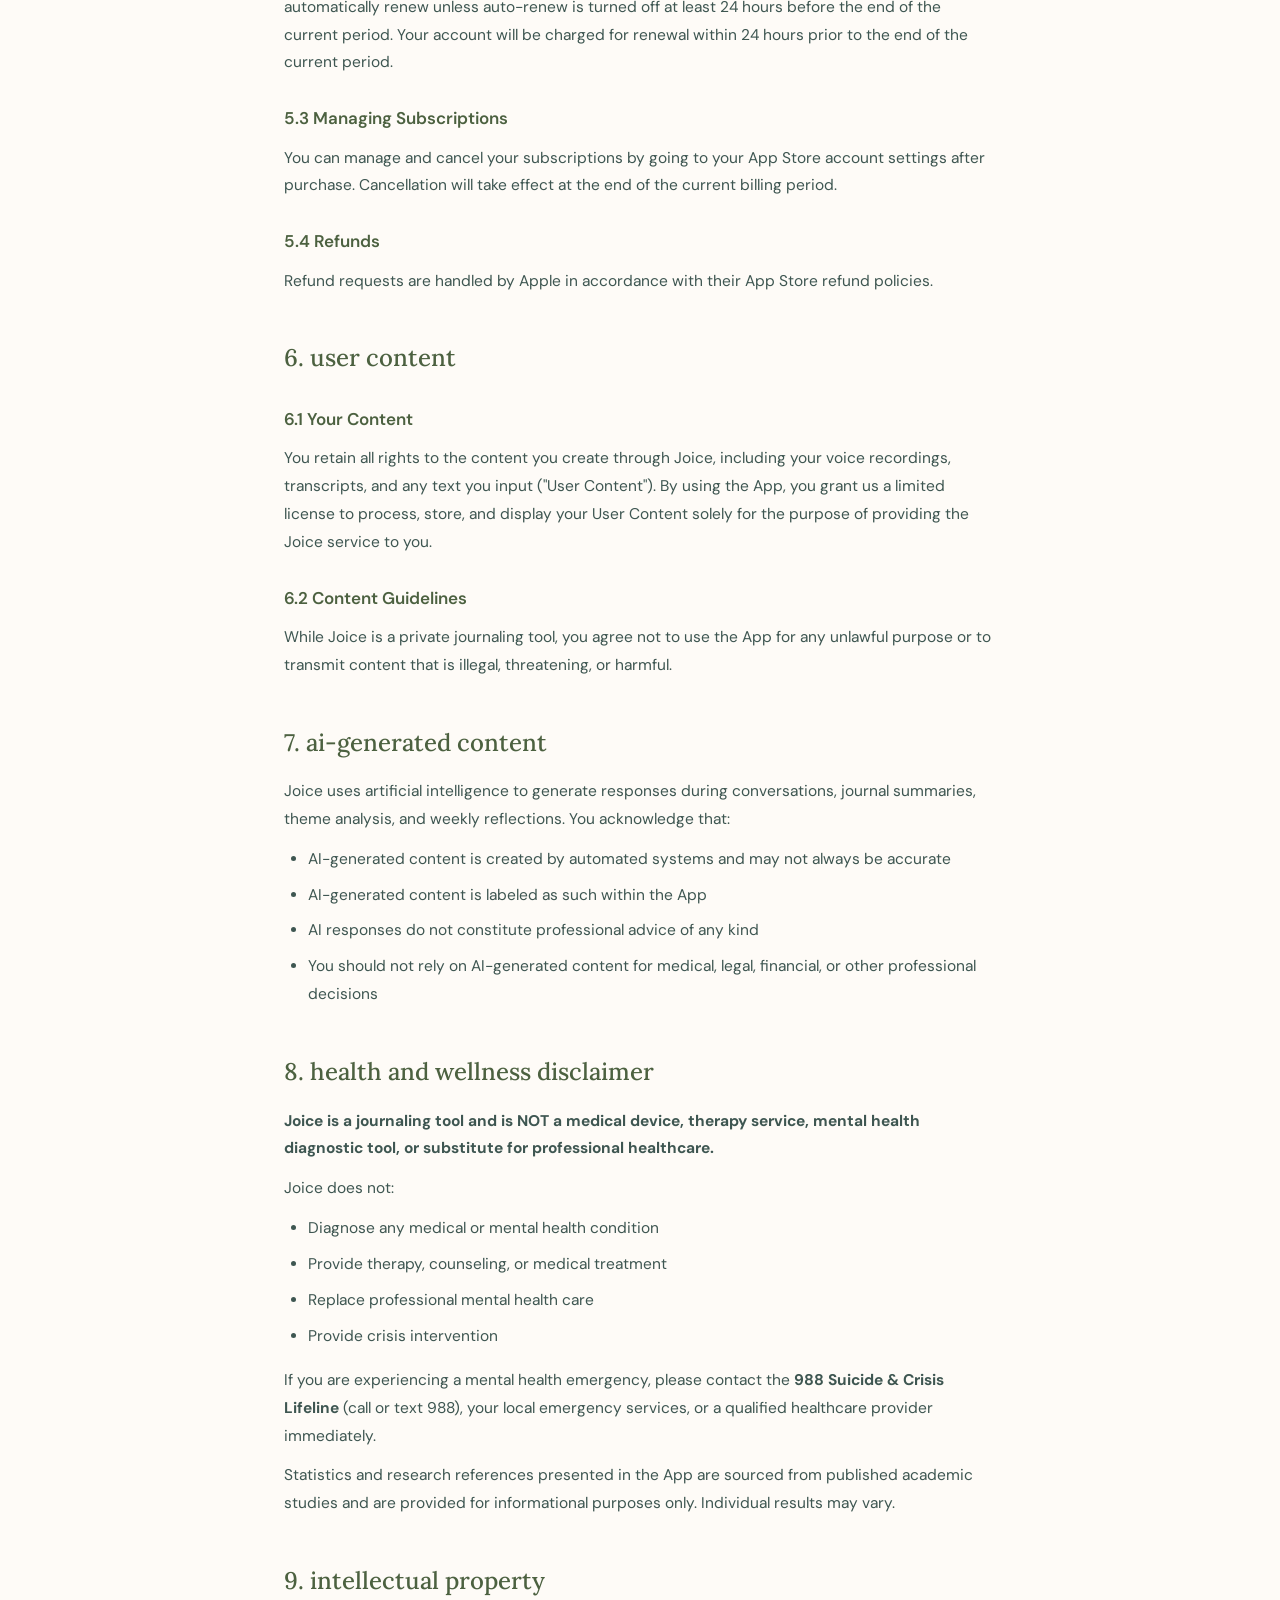
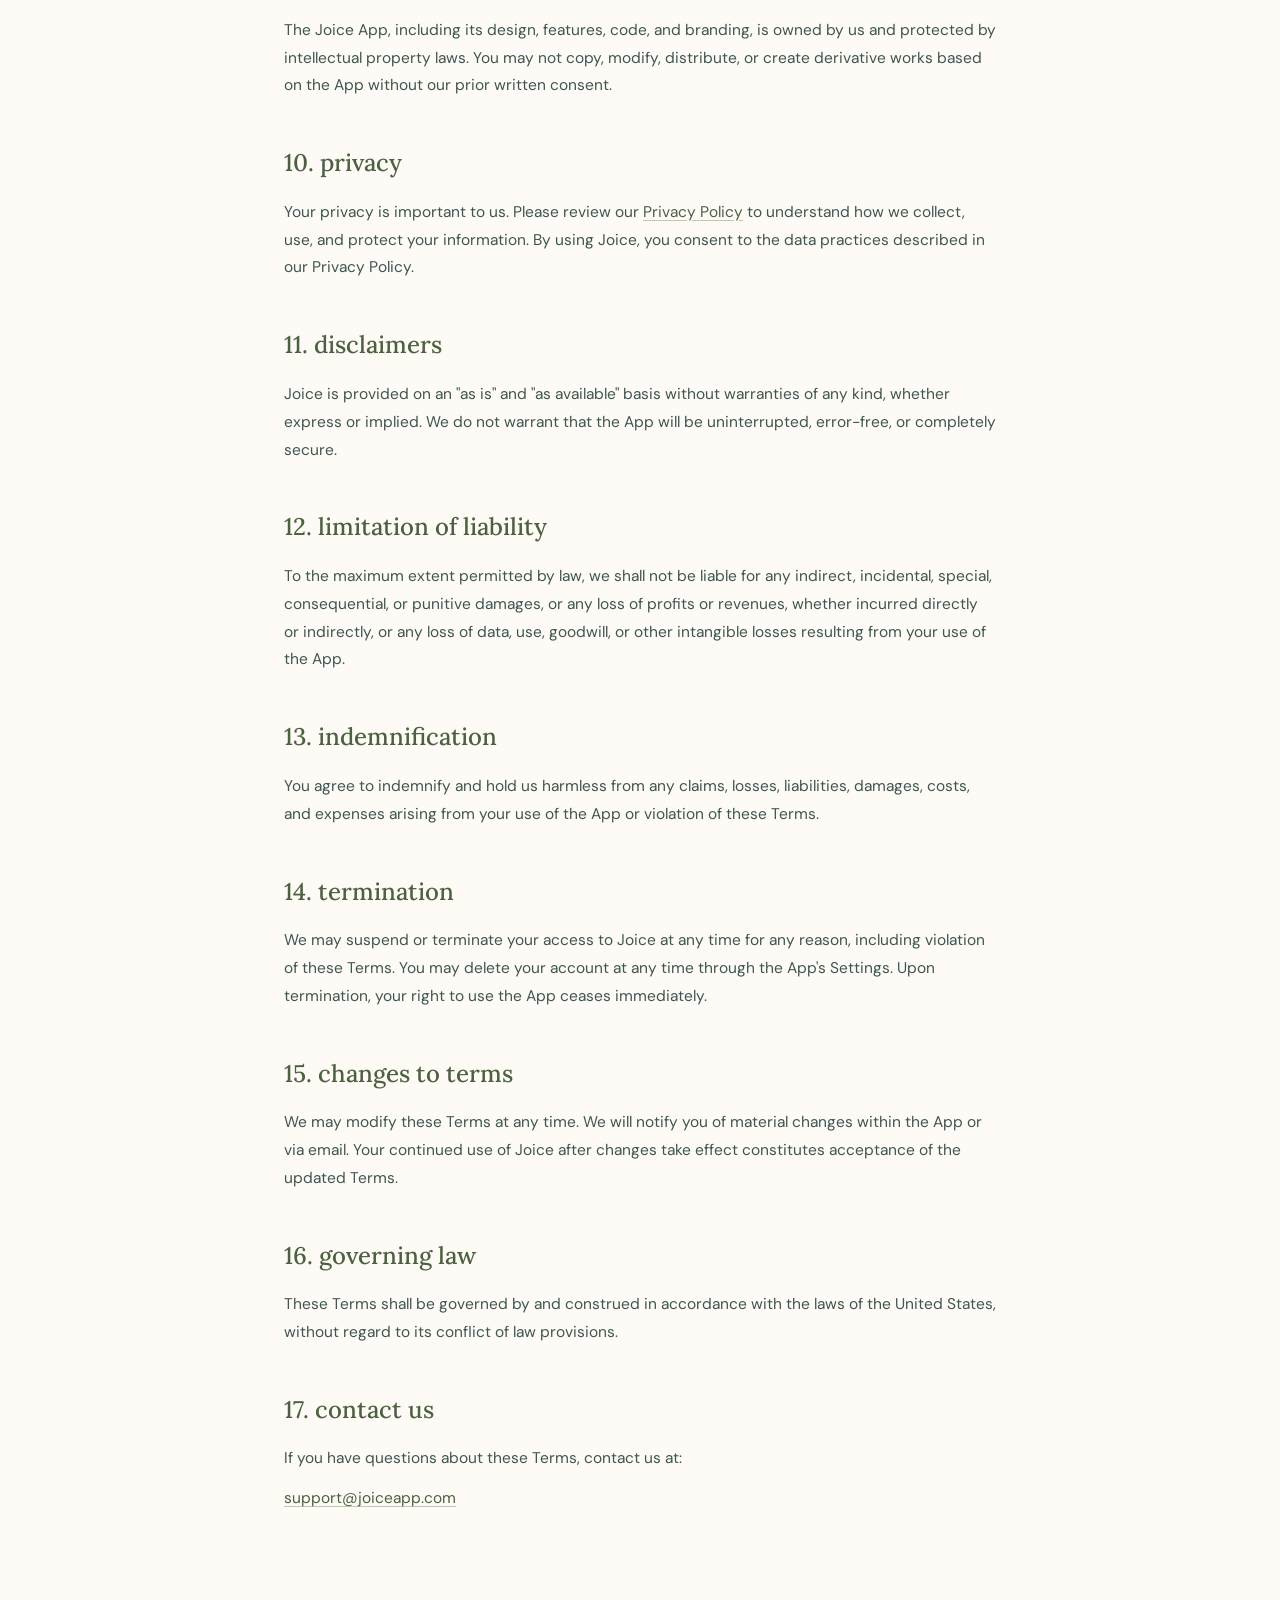
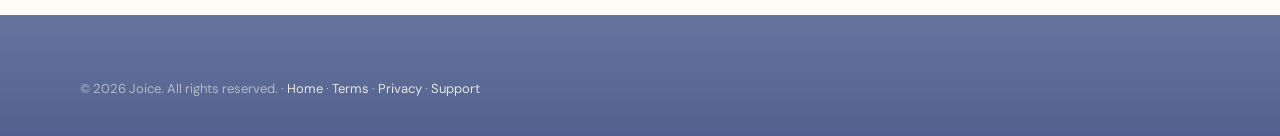
<file: terms.html>
<!DOCTYPE html>
<html lang="en">
<head>
    <meta charset="UTF-8">
    <meta name="viewport" content="width=device-width, initial-scale=1.0">
    <title>Terms of Service — Joice</title>
    <link rel="icon" type="image/png" href="assets/favicon.png">
    <link rel="apple-touch-icon" href="assets/apple-touch-icon.png">
    <link rel="preconnect" href="https://fonts.googleapis.com">
    <link rel="preconnect" href="https://fonts.gstatic.com" crossorigin>
    <link href="https://fonts.googleapis.com/css2?family=Lora:ital,wght@0,400;0,500;0,600;1,400;1,500&family=DM+Sans:ital,opsz,wght@0,9..40,300;0,9..40,400;0,9..40,500;0,9..40,600;0,9..40,700;1,9..40,400&display=swap" rel="stylesheet">
    <link rel="stylesheet" href="style.css">
</head>
<body>
    <nav>
        <div class="nav-inner">
            <a href="index.html" class="logo"><img src="assets/joice-icon.png" alt="">joice</a>
            <div class="nav-links">
                <a href="index.html">Home</a>
                <a href="blog/">Blog</a>
                <a href="support.html">Support</a>
                <a href="privacy.html">Privacy</a>
            </div>
        </div>
    </nav>

    <div class="legal-page">
        <h1>Terms of Service</h1>
        <p class="legal-meta">Last updated: February 25, 2026</p>

        <p>Welcome to Joice. These Terms of Service ("Terms") govern your use of the Joice mobile application ("App") and related services provided by Joice ("we," "our," or "us"). By accessing or using Joice, you agree to be bound by these Terms.</p>

        <h2>1. Acceptance of Terms</h2>
        <p>By creating an account or using Joice, you agree to these Terms and our <a href="privacy.html">Privacy Policy</a>. If you do not agree, do not use the App.</p>

        <h2>2. Description of Service</h2>
        <p>Joice is a voice journaling application that uses artificial intelligence to provide an interactive journaling experience. The App allows you to:</p>
        <ul>
            <li>Journal by speaking out loud with an interactive AI voice journal that responds to you</li>
            <li>View transcripts of your journal sessions</li>
            <li>Discover recurring themes and patterns in your entries</li>
            <li>Receive AI-generated insights, summaries, and reflections</li>
            <li>Set journaling reminders and track streaks</li>
        </ul>

        <h2>3. Eligibility</h2>
        <p>You must be at least 13 years old to use Joice. If you are under 18, you represent that you have your parent or guardian's consent to use the App. By using Joice, you represent and warrant that you meet these eligibility requirements.</p>

        <h2>4. Account Registration</h2>
        <p>To use Joice, you must create an account. You are responsible for:</p>
        <ul>
            <li>Providing accurate and complete registration information</li>
            <li>Maintaining the security of your account credentials</li>
            <li>All activities that occur under your account</li>
        </ul>
        <p>You agree to notify us immediately of any unauthorized use of your account.</p>

        <h2>5. Subscriptions and Payment</h2>

        <h3>5.1 Subscription Plans</h3>
        <p>Joice may offer subscription plans with access to premium features. Subscription details, including pricing and features, are presented within the App before purchase.</p>

        <h3>5.2 Billing</h3>
        <p>Payment will be charged to your Apple ID account at confirmation of purchase. Subscriptions automatically renew unless auto-renew is turned off at least 24 hours before the end of the current period. Your account will be charged for renewal within 24 hours prior to the end of the current period.</p>

        <h3>5.3 Managing Subscriptions</h3>
        <p>You can manage and cancel your subscriptions by going to your App Store account settings after purchase. Cancellation will take effect at the end of the current billing period.</p>

        <h3>5.4 Refunds</h3>
        <p>Refund requests are handled by Apple in accordance with their App Store refund policies.</p>

        <h2>6. User Content</h2>

        <h3>6.1 Your Content</h3>
        <p>You retain all rights to the content you create through Joice, including your voice recordings, transcripts, and any text you input ("User Content"). By using the App, you grant us a limited license to process, store, and display your User Content solely for the purpose of providing the Joice service to you.</p>

        <h3>6.2 Content Guidelines</h3>
        <p>While Joice is a private journaling tool, you agree not to use the App for any unlawful purpose or to transmit content that is illegal, threatening, or harmful.</p>

        <h2>7. AI-Generated Content</h2>
        <p>Joice uses artificial intelligence to generate responses during conversations, journal summaries, theme analysis, and weekly reflections. You acknowledge that:</p>
        <ul>
            <li>AI-generated content is created by automated systems and may not always be accurate</li>
            <li>AI-generated content is labeled as such within the App</li>
            <li>AI responses do not constitute professional advice of any kind</li>
            <li>You should not rely on AI-generated content for medical, legal, financial, or other professional decisions</li>
        </ul>

        <h2>8. Health and Wellness Disclaimer</h2>
        <p><strong>Joice is a journaling tool and is NOT a medical device, therapy service, mental health diagnostic tool, or substitute for professional healthcare.</strong></p>
        <p>Joice does not:</p>
        <ul>
            <li>Diagnose any medical or mental health condition</li>
            <li>Provide therapy, counseling, or medical treatment</li>
            <li>Replace professional mental health care</li>
            <li>Provide crisis intervention</li>
        </ul>
        <p>If you are experiencing a mental health emergency, please contact the <strong>988 Suicide & Crisis Lifeline</strong> (call or text 988), your local emergency services, or a qualified healthcare provider immediately.</p>
        <p>Statistics and research references presented in the App are sourced from published academic studies and are provided for informational purposes only. Individual results may vary.</p>

        <h2>9. Intellectual Property</h2>
        <p>The Joice App, including its design, features, code, and branding, is owned by us and protected by intellectual property laws. You may not copy, modify, distribute, or create derivative works based on the App without our prior written consent.</p>

        <h2>10. Privacy</h2>
        <p>Your privacy is important to us. Please review our <a href="privacy.html">Privacy Policy</a> to understand how we collect, use, and protect your information. By using Joice, you consent to the data practices described in our Privacy Policy.</p>

        <h2>11. Disclaimers</h2>
        <p>Joice is provided on an "as is" and "as available" basis without warranties of any kind, whether express or implied. We do not warrant that the App will be uninterrupted, error-free, or completely secure.</p>

        <h2>12. Limitation of Liability</h2>
        <p>To the maximum extent permitted by law, we shall not be liable for any indirect, incidental, special, consequential, or punitive damages, or any loss of profits or revenues, whether incurred directly or indirectly, or any loss of data, use, goodwill, or other intangible losses resulting from your use of the App.</p>

        <h2>13. Indemnification</h2>
        <p>You agree to indemnify and hold us harmless from any claims, losses, liabilities, damages, costs, and expenses arising from your use of the App or violation of these Terms.</p>

        <h2>14. Termination</h2>
        <p>We may suspend or terminate your access to Joice at any time for any reason, including violation of these Terms. You may delete your account at any time through the App's Settings. Upon termination, your right to use the App ceases immediately.</p>

        <h2>15. Changes to Terms</h2>
        <p>We may modify these Terms at any time. We will notify you of material changes within the App or via email. Your continued use of Joice after changes take effect constitutes acceptance of the updated Terms.</p>

        <h2>16. Governing Law</h2>
        <p>These Terms shall be governed by and construed in accordance with the laws of the United States, without regard to its conflict of law provisions.</p>

        <h2>17. Contact Us</h2>
        <p>If you have questions about these Terms, contact us at:</p>
        <p><a href="mailto:support@joiceapp.com">support@joiceapp.com</a></p>
    </div>

    <footer>
        <div class="footer-inner">
            <div class="footer-bottom" style="border: none; padding: 0;">
                <p>&copy; 2026 Joice. All rights reserved. · <a href="index.html">Home</a> · <a href="terms.html">Terms</a> · <a href="privacy.html">Privacy</a> · <a href="support.html">Support</a></p>
            </div>
        </div>
    </footer>
</body>
</html>
</file>
<file: style.css>
/* =====================================================
   Joice Website — production app aesthetic
   Source of truth: joice/joice/Design (JournalTheme.swift,
   AuthComponents.swift, CustomTabBar.swift) and the app
   asset catalog: periwinkle skies, frosted glass capsules,
   watercolor botanicals, Lora + DM Sans lowercase voice,
   blue-grey shadows, film grain.
   ===================================================== */

:root {
    /* Sky — night / dusk (JournalPalette night, TalkPalette) */
    --sky-top: #52618F;
    --sky-mid: #66749D;
    --sky-low: #9BA9C7;
    /* Sky — auth flow overlay (AuthPalette.skyTop) */
    --auth-top: #3D5483;
    /* Sky — day (JournalPalette day) */
    --day-top: #D6DAE7;
    --day-mid: #EAE9E8;
    /* Paper */
    --warm-white: #FEFBF7;
    --cream: #FFFEF7;
    --cream-deep: #FFFDF0;
    /* Ink — deep teal-green, light sage at night */
    --ink: #3E5651;
    --ink-soft: rgba(62, 86, 81, 0.62);
    --ink-night: #E6ECE9;
    --fern: #4C6140;
    --fern-night: #D9E2CF;
    --fern-muted: #809773;
    --fern-muted-night: #B4C4A8;
    --sage: #A8B3A1;
    --pill-tint: #F2F4EA;
    /* Every shadow is tinted blue-grey, never black (shadowTint #97A6C5) */
    --shadow-tint: 151, 166, 197;
    /* Glass shadow from the auth flow (#CED6D8 @ 32%) */
    --glass-shadow: rgba(206, 214, 216, 0.4);
    /* Shape — the app is capsules and soft 12–16pt corners */
    --radius-card: 16px;
    --max-width: 1120px;
    /* Type */
    --serif: 'Lora', Georgia, serif;
    --sans: 'DM Sans', -apple-system, BlinkMacSystemFont, sans-serif;
}

* { margin: 0; padding: 0; box-sizing: border-box; }

html { scroll-behavior: smooth; }

body {
    font-family: var(--sans);
    color: var(--ink);
    background: var(--warm-white);
    -webkit-font-smoothing: antialiased;
    line-height: 1.6;
    overflow-x: hidden;
}

::selection { background: rgba(168, 179, 161, 0.45); color: var(--fern); }

/* Paper grain over everything, like the app's grain overlay */
body::after {
    content: "";
    position: fixed;
    inset: 0;
    z-index: 999;
    pointer-events: none;
    opacity: 0.05;
    background-image: url("data:image/svg+xml,%3Csvg xmlns='http://www.w3.org/2000/svg' width='240' height='240'%3E%3Cfilter id='n'%3E%3CfeTurbulence type='fractalNoise' baseFrequency='0.85' numOctaves='2' stitchTiles='stitch'/%3E%3C/filter%3E%3Crect width='100%25' height='100%25' filter='url(%23n)'/%3E%3C/svg%3E");
}

img { max-width: 100%; height: auto; }

/* =====================================================
   Shared bits
   ===================================================== */

/* Serif section label, lowercase — OnboardingHowItWorks sectionLabel
   (Lora-Medium 14, kerning 0.42) */
.eyebrow {
    display: inline-block;
    font-family: var(--serif);
    font-size: 15px;
    font-weight: 500;
    letter-spacing: 0.06em;
    text-transform: lowercase;
    color: var(--fern-muted);
    margin-bottom: 18px;
}

.section-inner {
    max-width: var(--max-width);
    margin: 0 auto;
}

/* The app lowercases its serif voice everywhere:
   "welcome back", "need some inspiration?" */
h1, h2, .serif {
    font-family: var(--serif);
    font-weight: 500;
    text-transform: lowercase;
    color: var(--fern);
}

/* Buttons — AuthGlassButton: frosted white capsule, ink label,
   DM Sans with gentle kerning, cool glass shadow */
.btn-primary {
    display: inline-flex;
    align-items: center;
    justify-content: center;
    gap: 10px;
    background: linear-gradient(135deg, #FFFFFF, rgba(255, 255, 255, 0.7));
    color: var(--ink);
    min-height: 52px;
    padding: 13px 32px;
    border-radius: 999px;
    text-decoration: none;
    font-weight: 500;
    font-size: 16.5px;
    letter-spacing: 0.03em;
    text-transform: lowercase;
    border: 0.5px solid rgba(255, 255, 255, 0.6);
    cursor: pointer;
    box-shadow:
        0 4px 14px var(--glass-shadow),
        0 10px 30px rgba(var(--shadow-tint), 0.28);
    transition: transform 0.25s cubic-bezier(0.34, 1.56, 0.64, 1), box-shadow 0.25s ease;
}

.btn-primary:hover {
    transform: translateY(-2px);
    box-shadow:
        0 6px 18px var(--glass-shadow),
        0 16px 40px rgba(var(--shadow-tint), 0.34);
}

.btn-primary:active { transform: scale(0.97); }

.btn-large { min-height: 58px; padding: 15px 40px; font-size: 17.5px; }

/* Dim glass — the non-prominent AuthGlassButton */
.btn-ghost {
    display: inline-flex;
    align-items: center;
    gap: 8px;
    background: linear-gradient(135deg, rgba(255, 255, 255, 0.5), rgba(255, 255, 255, 0.3));
    color: var(--ink);
    text-decoration: none;
    font-weight: 500;
    font-size: 15.5px;
    letter-spacing: 0.03em;
    text-transform: lowercase;
    padding: 13px 26px;
    min-height: 52px;
    border-radius: 999px;
    border: 0.5px solid rgba(255, 255, 255, 0.4);
    box-shadow: 0 4px 10px rgba(var(--shadow-tint), 0.18);
    transition: background 0.2s, border-color 0.2s;
}

.btn-ghost:hover {
    background: linear-gradient(135deg, rgba(255, 255, 255, 0.68), rgba(255, 255, 255, 0.46));
    border-color: rgba(255, 255, 255, 0.7);
}

/* Capsule pill, like the app's date / entry-count pills */
.pill {
    display: inline-flex;
    align-items: center;
    gap: 8px;
    background: var(--pill-tint);
    color: var(--fern);
    padding: 7px 16px;
    border-radius: 999px;
    font-size: 12px;
    font-weight: 600;
    letter-spacing: 0.04em;
}

/* =====================================================
   Nav — frosted cream glass
   ===================================================== */

nav {
    position: fixed;
    top: 0;
    left: 0;
    right: 0;
    z-index: 100;
    background: rgba(254, 251, 247, 0.78);
    backdrop-filter: blur(18px) saturate(1.4);
    -webkit-backdrop-filter: blur(18px) saturate(1.4);
    border-bottom: 1px solid rgba(var(--shadow-tint), 0.18);
}

.nav-inner {
    max-width: var(--max-width);
    margin: 0 auto;
    padding: 0 24px;
    height: 68px;
    display: flex;
    align-items: center;
    justify-content: space-between;
}

.logo {
    display: inline-flex;
    align-items: center;
    gap: 10px;
    font-family: var(--serif);
    font-size: 26px;
    font-weight: 500;
    color: var(--fern);
    text-decoration: none;
}

.logo img {
    width: 34px;
    height: 34px;
    border-radius: 9px;
    box-shadow: 0 2px 8px rgba(var(--shadow-tint), 0.35);
}

.nav-links {
    display: flex;
    align-items: center;
    gap: 30px;
}

.nav-links a {
    text-decoration: none;
    color: var(--ink);
    font-size: 14.5px;
    font-weight: 500;
    letter-spacing: 0.02em;
    text-transform: lowercase;
    transition: color 0.2s;
}

.nav-links a:hover { color: var(--fern-muted); }

.btn-nav {
    background: var(--fern) !important;
    color: var(--cream-deep) !important;
    padding: 9px 22px;
    border-radius: 999px;
    font-weight: 600 !important;
    box-shadow: 0 4px 14px rgba(var(--shadow-tint), 0.35);
    transition: background 0.2s, transform 0.2s !important;
}

.btn-nav:hover { background: #5a7350 !important; color: var(--cream-deep) !important; transform: translateY(-1px); }

/* =====================================================
   Hero — the auth-flow sky: leaf shadows under a
   periwinkle gradient (AuthSkyBackground)
   ===================================================== */

.hero {
    position: relative;
    background:
        /* bottom fade into warm white */
        linear-gradient(180deg, rgba(254, 251, 247, 0) 72%, var(--warm-white) 100%),
        /* periwinkle wash over the photo */
        linear-gradient(180deg, rgba(61, 84, 131, 0.72) 0%, rgba(151, 166, 197, 0.74) 100%),
        /* pressed-leaf shadow photo from the app's auth flow */
        url("assets/auth-sky.png") center / cover no-repeat,
        var(--sky-low);
    padding: 150px 24px 48px;
    overflow: hidden;
}

/* soft cloud glows drifting behind content */
.hero::before,
.hero::after {
    content: "";
    position: absolute;
    border-radius: 50%;
    filter: blur(60px);
    background: rgba(255, 254, 247, 0.14);
    pointer-events: none;
}

.hero::before {
    width: 520px; height: 220px;
    top: 90px; left: -140px;
    animation: drift 26s ease-in-out infinite alternate;
}

.hero::after {
    width: 640px; height: 260px;
    top: 200px; right: -200px;
    animation: drift 32s ease-in-out infinite alternate-reverse;
}

@keyframes drift {
    from { transform: translateX(0) translateY(0); }
    to   { transform: translateX(90px) translateY(24px); }
}

.hero-grid {
    position: relative;
    max-width: var(--max-width);
    margin: 0 auto;
    display: grid;
    grid-template-columns: 1.05fr 0.95fr;
    gap: 48px;
    align-items: center;
    z-index: 2;
}

/* glass capsule badge, like the app's frosted pills */
.hero-badge {
    display: inline-flex;
    align-items: center;
    gap: 8px;
    background: rgba(255, 253, 240, 0.16);
    border: 1px solid rgba(255, 253, 240, 0.35);
    color: var(--cream-deep);
    padding: 7px 18px;
    border-radius: 999px;
    font-size: 13px;
    font-weight: 500;
    letter-spacing: 0.08em;
    text-transform: lowercase;
    margin-bottom: 28px;
    backdrop-filter: blur(6px);
    -webkit-backdrop-filter: blur(6px);
}

.hero h1 {
    font-size: clamp(42px, 5.4vw, 62px);
    line-height: 1.12;
    letter-spacing: 0.01em;
    color: var(--cream);
    margin-bottom: 22px;
    text-wrap: balance;
}

.hero h1 em {
    font-style: italic;
    color: #DCE5D3;
}

.hero-sub {
    font-size: 18px;
    color: rgba(255, 254, 247, 0.88);
    line-height: 1.7;
    margin-bottom: 34px;
    max-width: 470px;
}

.hero-cta {
    display: flex;
    align-items: center;
    gap: 16px;
    flex-wrap: wrap;
    margin-bottom: 16px;
}

/* staggered load-in */
.hero-content > * {
    opacity: 0;
    transform: translateY(18px);
    animation: rise 0.9s cubic-bezier(0.22, 1, 0.36, 1) forwards;
}

.hero-content > *:nth-child(1) { animation-delay: 0.05s; }
.hero-content > *:nth-child(2) { animation-delay: 0.15s; }
.hero-content > *:nth-child(3) { animation-delay: 0.28s; }
.hero-content > *:nth-child(4) { animation-delay: 0.4s; }
.hero-content > *:nth-child(5) { animation-delay: 0.5s; }

@keyframes rise {
    to { opacity: 1; transform: translateY(0); }
}

/* Hero visual: the phone with a watercolor sprig tucked behind it */
.hero-visual {
    position: relative;
    display: flex;
    justify-content: center;
    align-items: center;
    opacity: 0;
    animation: rise 1s cubic-bezier(0.22, 1, 0.36, 1) 0.35s forwards;
}

.hero-sprig {
    position: absolute;
    width: 230px;
    left: 50%;
    margin-left: -290px;
    bottom: -26px;
    z-index: 1;
    transform: rotate(16deg) scaleX(-1);
    filter: drop-shadow(0 14px 24px rgba(45, 55, 90, 0.28));
    animation: sway-sprig 7s ease-in-out infinite;
}

@keyframes sway-sprig {
    0%, 100% { transform: rotate(16deg) scaleX(-1); }
    50% { transform: rotate(11deg) scaleX(-1) translateY(-6px); }
}

/* gentle bob for the CTA flower */
@keyframes sway {
    0%, 100% { transform: rotate(0deg); }
    50% { transform: rotate(-5deg) translateY(-6px); }
}

/* =====================================================
   Phone mockup — the production Talk screen
   (HomeView idleLayer: greeting, leaf call button,
   prompt ideas, glass tab bar)
   ===================================================== */

.phone-mockup {
    width: 292px;
    background: #2E3852;
    border-radius: 44px;
    padding: 11px;
    box-shadow:
        0 40px 90px rgba(45, 55, 90, 0.45),
        0 0 0 1px rgba(255, 254, 247, 0.14);
    position: relative;
    z-index: 2;
}

.phone-screen {
    background: linear-gradient(180deg, var(--sky-top) 0%, var(--sky-mid) 55%, var(--sky-low) 100%);
    border-radius: 34px;
    padding: 52px 18px 14px;
    display: flex;
    flex-direction: column;
    align-items: center;
    overflow: hidden;
    position: relative;
    min-height: 596px;
}

.mock-island {
    position: absolute;
    top: 14px;
    left: 50%;
    transform: translateX(-50%);
    width: 88px;
    height: 26px;
    background: #1c2336;
    border-radius: 999px;
}

.mock-greeting {
    font-family: var(--serif);
    font-size: 26px;
    letter-spacing: 0.03em;
    color: var(--fern-night);
    text-align: center;
    line-height: 1.3;
    margin: 26px 0 8px;
}

.mock-prompt-line {
    font-size: 13.5px;
    letter-spacing: 0.03em;
    color: var(--fern-night);
}

/* the leaf IS the call button — it breathes,
   floating in the open sky between prompt and ideas */
.mock-leaf {
    width: 148px;
    height: auto;
    margin: auto 0;
    filter: drop-shadow(0 12px 26px rgba(45, 55, 90, 0.35));
    animation: breathe 2.4s ease-in-out infinite;
}

@keyframes breathe {
    0%, 100% { transform: scale(1); }
    50% { transform: scale(1.05); }
}

.mock-inspo-label {
    font-size: 10.5px;
    font-weight: 600;
    letter-spacing: 0.04em;
    color: var(--fern-night);
    margin-bottom: 8px;
}

/* PromptIdeaCard — cream card, dashed sage border */
.mock-idea {
    width: 100%;
    background: rgba(255, 253, 240, 0.82);
    border: 1.5px dashed var(--sage);
    border-radius: var(--radius-card);
    padding: 12px 14px;
    text-align: left;
}

.mock-idea-title {
    font-size: 12.5px;
    font-weight: 500;
    letter-spacing: 0.03em;
    color: var(--ink);
    margin-bottom: 3px;
}

.mock-idea-sub {
    font-size: 10.5px;
    font-weight: 300;
    letter-spacing: 0.03em;
    color: var(--ink-soft);
    line-height: 1.45;
}

/* GlassTabBar — frosted capsule: talk · journal · themes · you */
.mock-tabbar {
    width: 244px;
    margin-top: 20px;
    background: linear-gradient(135deg, rgba(255, 255, 255, 0.8), rgba(255, 255, 255, 0.56));
    border: 1px solid rgba(255, 255, 255, 0.3);
    border-radius: 999px;
    padding: 9px 22px;
    display: flex;
    justify-content: space-between;
    align-items: center;
    box-shadow: 0 8px 24px rgba(45, 55, 90, 0.28);
    backdrop-filter: blur(8px);
    -webkit-backdrop-filter: blur(8px);
}

.mock-tab {
    display: flex;
    flex-direction: column;
    align-items: center;
    gap: 2px;
    font-size: 9.5px;
    font-weight: 500;
    letter-spacing: 0.03em;
    color: var(--sage);
    width: 40px;
}

.mock-tab svg,
.mock-tab img {
    width: 18px;
    height: 18px;
    display: block;
}

.mock-tab.active { color: var(--fern); }

/* the "you" tab: soft sage orb instead of a glyph */
.mock-orb {
    width: 16px;
    height: 16px;
    margin: 1px 0;
    border-radius: 50%;
    background: radial-gradient(circle,
        rgba(168, 179, 161, 0.4) 0%,
        var(--sage) 70%,
        rgba(168, 179, 161, 0) 100%);
    opacity: 0.6;
}

/* =====================================================
   Scroll reveal (opt-in via .reveal + JS adds .visible)
   ===================================================== */

.reveal {
    opacity: 0;
    transform: translateY(26px);
    transition: opacity 0.8s cubic-bezier(0.22, 1, 0.36, 1), transform 0.8s cubic-bezier(0.22, 1, 0.36, 1);
}

.reveal.visible { opacity: 1; transform: translateY(0); }

/* =====================================================
   Features — cream paper cards, a watercolor plant each
   (like the app's journal entry cards)
   ===================================================== */

.features {
    padding: 110px 24px 90px;
    position: relative;
}

.features .section-head,
.how-it-works .section-head,
.cta-section .section-head {
    text-align: center;
    max-width: 620px;
    margin: 0 auto 60px;
}

.features h2,
.how-it-works h2,
.cta-section h2 {
    font-size: clamp(32px, 4vw, 44px);
    line-height: 1.15;
    letter-spacing: 0.01em;
    margin-bottom: 16px;
    text-wrap: balance;
}

.section-head p {
    font-size: 17px;
    color: var(--ink-soft);
    line-height: 1.7;
}

.feature-grid {
    display: grid;
    grid-template-columns: repeat(3, 1fr);
    gap: 22px;
}

.feature-card {
    background: var(--cream);
    padding: 30px 28px;
    border-radius: var(--radius-card);
    border: 1px solid rgba(var(--shadow-tint), 0.16);
    box-shadow:
        0 2px 8px rgba(var(--shadow-tint), 0.10),
        0 8px 20px rgba(var(--shadow-tint), 0.08);
    transition: transform 0.35s cubic-bezier(0.22, 1, 0.36, 1), box-shadow 0.35s ease;
    position: relative;
    overflow: hidden;
}

.feature-card:hover {
    transform: translateY(-5px) rotate(-0.3deg);
    box-shadow:
        0 4px 12px rgba(var(--shadow-tint), 0.14),
        0 20px 48px rgba(var(--shadow-tint), 0.22);
}

.feature-icon {
    width: 64px;
    height: 64px;
    object-fit: contain;
    margin-bottom: 16px;
}

.feature-card h3 {
    font-size: 19px;
    font-weight: 500;
    letter-spacing: 0.03em;
    text-transform: lowercase;
    margin-bottom: 8px;
    color: var(--fern);
}

.feature-card p {
    font-size: 14.5px;
    color: var(--ink-soft);
    line-height: 1.7;
}

/* =====================================================
   How it works — dashed prompt-card steps
   ===================================================== */

.how-it-works {
    padding: 90px 24px 110px;
    background:
        radial-gradient(ellipse 900px 480px at 85% 0%, rgba(214, 218, 231, 0.55), transparent 65%),
        var(--warm-white);
    position: relative;
    overflow: hidden;
}

.how-plant {
    position: absolute;
    width: 210px;
    right: 3%;
    bottom: -12px;
    opacity: 0.85;
    pointer-events: none;
}

.steps {
    display: grid;
    grid-template-columns: repeat(3, 1fr);
    gap: 26px;
}

.step {
    background: var(--cream);
    border: 1.5px dashed rgba(168, 179, 161, 0.75);
    border-radius: var(--radius-card);
    padding: 34px 28px 30px;
    position: relative;
}

.step-num {
    display: inline-flex;
    align-items: center;
    justify-content: center;
    width: 46px;
    height: 46px;
    border-radius: 50%;
    background: var(--fern);
    color: var(--cream-deep);
    font-family: var(--serif);
    font-size: 21px;
    margin-bottom: 20px;
    box-shadow: 0 6px 16px rgba(var(--shadow-tint), 0.35);
}

.step h3 {
    font-size: 18px;
    font-weight: 500;
    letter-spacing: 0.03em;
    text-transform: lowercase;
    margin-bottom: 8px;
    color: var(--fern);
}

.step p {
    font-size: 14.5px;
    color: var(--ink-soft);
    line-height: 1.7;
}

/* =====================================================
   Testimonial — a little night sky
   ===================================================== */

.testimonial-section { padding: 20px 24px 110px; }

.testimonial-card {
    position: relative;
    max-width: 860px;
    margin: 0 auto;
    background: linear-gradient(180deg, var(--sky-top), var(--sky-mid));
    border-radius: 24px;
    padding: 72px 56px 64px;
    text-align: center;
    overflow: hidden;
    box-shadow:
        0 8px 20px rgba(var(--shadow-tint), 0.25),
        0 30px 70px rgba(var(--shadow-tint), 0.35);
}

.testimonial-card::before {
    content: "";
    position: absolute;
    width: 400px;
    height: 180px;
    top: -60px;
    left: -80px;
    border-radius: 50%;
    filter: blur(50px);
    background: rgba(255, 254, 247, 0.14);
}

.testimonial-mark {
    font-family: var(--serif);
    font-size: 64px;
    line-height: 0.6;
    color: rgba(220, 229, 211, 0.9);
    display: block;
    margin-bottom: 20px;
}

.testimonial-card blockquote p {
    font-family: var(--serif);
    font-style: italic;
    font-size: clamp(20px, 2.6vw, 26px);
    color: var(--cream-deep);
    line-height: 1.55;
    max-width: 640px;
    margin: 0 auto 24px;
}

.testimonial-attr {
    font-family: var(--serif);
    font-size: 14px;
    letter-spacing: 0.06em;
    text-transform: lowercase;
    color: rgba(255, 253, 240, 0.7);
}

/* =====================================================
   CTA — dusk returns, a single watercolor flower
   ===================================================== */

.cta-section {
    position: relative;
    padding: 110px 24px 130px;
    text-align: center;
    background: linear-gradient(180deg,
        var(--warm-white) 0%,
        var(--day-top) 42%,
        var(--sky-low) 78%,
        var(--sky-mid) 100%);
    overflow: hidden;
}

.cta-flower {
    width: 150px;
    margin: 0 auto 4px;
    filter: drop-shadow(0 14px 26px rgba(45, 55, 90, 0.25));
    animation: sway 7s ease-in-out infinite;
}

.cta-section .section-head { margin-bottom: 36px; }

.cta-section h2 { color: var(--fern); }

.cta-section .section-head p {
    color: var(--ink-soft);
    max-width: 460px;
    margin: 0 auto;
}

/* =====================================================
   Footer — night
   ===================================================== */

footer {
    background: linear-gradient(180deg, var(--sky-mid), var(--sky-top));
    padding: 64px 24px 36px;
    color: var(--cream-deep);
    position: relative;
}

.footer-inner {
    max-width: var(--max-width);
    margin: 0 auto;
}

.footer-top {
    display: grid;
    grid-template-columns: 1.2fr 2fr;
    gap: 48px;
    margin-bottom: 52px;
}

.footer-brand .logo { color: var(--cream-deep); }

.footer-brand p {
    margin-top: 12px;
    font-size: 14.5px;
    color: rgba(255, 253, 240, 0.66);
    max-width: 240px;
    line-height: 1.6;
}

.footer-links {
    display: grid;
    grid-template-columns: repeat(3, 1fr);
    gap: 32px;
}

.footer-col h4 {
    font-family: var(--serif);
    font-size: 15px;
    font-weight: 500;
    text-transform: lowercase;
    letter-spacing: 0.06em;
    color: rgba(220, 229, 211, 0.85);
    margin-bottom: 16px;
}

.footer-col a {
    display: block;
    font-size: 14.5px;
    color: rgba(255, 253, 240, 0.85);
    text-decoration: none;
    margin-bottom: 10px;
    transition: color 0.2s;
}

.footer-col a:hover { color: #DCE5D3; }

.footer-bottom {
    border-top: 1px solid rgba(255, 253, 240, 0.16);
    padding-top: 24px;
    display: flex;
    justify-content: space-between;
    align-items: center;
    gap: 16px;
    flex-wrap: wrap;
}

.footer-bottom p {
    font-size: 13px;
    color: rgba(255, 253, 240, 0.55);
}

.footer-bottom a {
    color: rgba(255, 253, 240, 0.85);
    text-decoration: none;
}

.footer-bottom a:hover { color: #DCE5D3; }

/* =====================================================
   Legal pages
   ===================================================== */

.legal-page {
    padding: 140px 24px 90px;
    max-width: 760px;
    margin: 0 auto;
}

.legal-page h1 {
    font-size: 40px;
    margin-bottom: 10px;
}

.legal-meta {
    font-size: 14px;
    color: var(--fern-muted);
    margin-bottom: 44px;
}

.legal-page h2 {
    font-size: 24px;
    margin-top: 44px;
    margin-bottom: 16px;
}

.legal-page h3 {
    font-size: 17px;
    font-weight: 600;
    color: var(--fern);
    margin-top: 28px;
    margin-bottom: 12px;
}

.legal-page p,
.legal-page li {
    font-size: 15.5px;
    color: var(--ink);
    line-height: 1.8;
    margin-bottom: 12px;
}

.legal-page ul {
    padding-left: 24px;
    margin-bottom: 16px;
}

.legal-page li { margin-bottom: 8px; }

.legal-page a {
    color: var(--fern);
    text-decoration: underline;
    text-decoration-color: rgba(128, 151, 115, 0.5);
    text-underline-offset: 3px;
}

.legal-page a:hover { text-decoration-color: var(--fern); }

/* =====================================================
   Support page
   ===================================================== */

.support-page {
    padding: 140px 24px 90px;
    max-width: var(--max-width);
    margin: 0 auto;
}

.support-hero {
    position: relative;
    overflow: hidden;
    padding: 56px 52px;
    border-radius: 24px;
    background: linear-gradient(180deg, var(--day-top) 0%, var(--day-mid) 55%, var(--warm-white) 100%);
    border: 1px solid rgba(var(--shadow-tint), 0.22);
    box-shadow:
        0 4px 12px rgba(var(--shadow-tint), 0.10),
        0 24px 60px rgba(var(--shadow-tint), 0.18);
    margin-bottom: 32px;
}

.support-hero::after {
    content: "";
    position: absolute;
    width: 380px;
    height: 160px;
    top: -50px;
    right: -70px;
    border-radius: 50%;
    filter: blur(48px);
    background: rgba(255, 254, 247, 0.85);
    pointer-events: none;
}

.support-kicker {
    display: inline-block;
    font-family: var(--serif);
    font-size: 15px;
    font-weight: 500;
    letter-spacing: 0.06em;
    text-transform: lowercase;
    color: var(--fern-muted);
    margin-bottom: 18px;
}

.support-hero h1,
.support-section-heading h2 {
    font-size: clamp(30px, 4vw, 44px);
    line-height: 1.12;
    max-width: 720px;
    position: relative;
    z-index: 1;
}

.support-intro {
    margin-top: 20px;
    max-width: 640px;
    font-size: 17px;
    color: var(--ink-soft);
    line-height: 1.75;
    position: relative;
    z-index: 1;
}

.support-actions {
    display: flex;
    align-items: center;
    gap: 18px;
    margin-top: 30px;
    flex-wrap: wrap;
    position: relative;
    z-index: 1;
}

/* On the day-sky support hero the glass button needs a touch more body */
.support-hero .btn-primary {
    text-transform: none;
    border-color: rgba(255, 255, 255, 0.9);
}

.support-secondary-link {
    color: var(--fern);
    text-decoration: none;
    font-weight: 600;
}

.support-secondary-link:hover { color: var(--fern-muted); }

.support-hero-note {
    margin-top: 18px;
    font-size: 14px;
    color: var(--fern-muted);
}

.support-grid,
.faq-grid {
    display: grid;
    grid-template-columns: repeat(2, 1fr);
    gap: 22px;
}

.support-card,
.faq-card {
    background: var(--cream);
    border: 1px solid rgba(var(--shadow-tint), 0.16);
    border-radius: var(--radius-card);
    padding: 32px;
    box-shadow:
        0 2px 8px rgba(var(--shadow-tint), 0.08),
        0 10px 28px rgba(var(--shadow-tint), 0.08);
}

.support-card-primary {
    border: 1.5px dashed rgba(168, 179, 161, 0.8);
    background: var(--cream-deep);
}

.support-card h2 {
    font-size: 25px;
    margin-bottom: 10px;
}

.faq-card h3 {
    font-family: var(--serif);
    font-weight: 500;
    font-size: 20px;
    color: var(--fern);
    margin-bottom: 10px;
}

.support-card p,
.faq-card p {
    font-size: 15px;
    color: var(--ink-soft);
    line-height: 1.75;
}

.support-list {
    margin-top: 18px;
    padding-left: 20px;
}

.support-list li {
    margin-bottom: 10px;
    color: var(--ink);
    font-size: 15px;
}

.support-list a,
.faq-card a {
    color: var(--fern);
    text-decoration: underline;
    text-decoration-color: rgba(128, 151, 115, 0.5);
    text-underline-offset: 3px;
}

.support-list a:hover,
.faq-card a:hover { text-decoration-color: var(--fern); }

.support-faq { margin-top: 64px; }

.support-section-heading { margin-bottom: 30px; }

/* =====================================================
   Blog — the joice journal
   Day-sky hero, cream timeline cards along a sage rail,
   frosted search capsule. Post pages read like paper.
   ===================================================== */

.blog-hero {
    padding: 150px 24px 56px;
    background:
        radial-gradient(ellipse 820px 420px at 12% -10%, rgba(214, 218, 231, 0.85), transparent 68%),
        radial-gradient(ellipse 700px 380px at 95% 10%, rgba(234, 233, 232, 0.9), transparent 65%),
        var(--warm-white);
    border-bottom: 1px solid rgba(var(--shadow-tint), 0.14);
}

.blog-hero h1 {
    font-size: clamp(36px, 4.6vw, 52px);
    line-height: 1.12;
    margin-bottom: 14px;
}

.blog-hero-sub {
    font-size: 17px;
    color: var(--ink-soft);
    line-height: 1.7;
    max-width: 560px;
    margin-bottom: 30px;
}

/* frosted glass search capsule, like the app's pills */
.blog-search-wrap {
    display: flex;
    align-items: center;
    gap: 12px;
    max-width: 460px;
    background: linear-gradient(135deg, rgba(255, 255, 255, 0.9), rgba(255, 255, 255, 0.62));
    border: 0.5px solid rgba(255, 255, 255, 0.8);
    border-radius: 999px;
    padding: 6px 8px 6px 20px;
    box-shadow:
        0 4px 14px var(--glass-shadow),
        0 10px 30px rgba(var(--shadow-tint), 0.18);
    transition: box-shadow 0.25s ease;
}

.blog-search-wrap:focus-within {
    box-shadow:
        0 6px 18px var(--glass-shadow),
        0 16px 40px rgba(var(--shadow-tint), 0.28);
}

.blog-search-wrap svg {
    width: 18px;
    height: 18px;
    color: var(--fern-muted);
    flex-shrink: 0;
}

#blog-search {
    flex: 1;
    border: none;
    outline: none;
    background: transparent;
    font-family: var(--sans);
    font-size: 15.5px;
    color: var(--ink);
    padding: 9px 12px 9px 0;
    min-width: 0;
}

#blog-search::placeholder { color: var(--fern-muted); }

.blog-chips {
    display: flex;
    flex-wrap: wrap;
    gap: 8px;
    margin-top: 18px;
}

.blog-chip {
    font-family: var(--sans);
    font-size: 12.5px;
    font-weight: 600;
    letter-spacing: 0.04em;
    text-transform: lowercase;
    color: var(--fern);
    background: var(--pill-tint);
    border: 1px solid rgba(168, 179, 161, 0.4);
    border-radius: 999px;
    padding: 6px 15px;
    cursor: pointer;
    transition: background 0.2s, color 0.2s, transform 0.2s;
}

.blog-chip:hover { transform: translateY(-1px); }

.blog-chip.active {
    background: var(--fern);
    color: var(--cream-deep);
    border-color: var(--fern);
}

/* timeline: cards hung on a soft sage rail */
.blog-timeline { padding: 56px 24px 110px; }

.blog-timeline .section-inner { max-width: 760px; }

.blog-timeline-rail {
    position: relative;
    padding-left: 34px;
}

.blog-timeline-rail::before {
    content: "";
    position: absolute;
    left: 8px;
    top: 6px;
    bottom: 6px;
    width: 1.5px;
    background: linear-gradient(180deg,
        rgba(168, 179, 161, 0.9),
        rgba(168, 179, 161, 0.35));
}

.blog-month {
    position: relative;
    font-family: var(--serif);
    font-size: 15px;
    font-weight: 500;
    letter-spacing: 0.06em;
    text-transform: lowercase;
    color: var(--fern-muted);
    margin: 36px 0 16px;
}

.blog-month:first-child { margin-top: 0; }

.blog-month::before {
    content: "";
    position: absolute;
    left: -32px;
    top: 7px;
    width: 13px;
    height: 13px;
    border-radius: 50%;
    background: var(--fern);
    border: 3px solid var(--warm-white);
    box-shadow: 0 2px 8px rgba(var(--shadow-tint), 0.4);
}

.blog-card {
    display: block;
    background: var(--cream);
    border: 1px solid rgba(var(--shadow-tint), 0.16);
    border-radius: var(--radius-card);
    padding: 26px 28px 22px;
    margin-bottom: 18px;
    text-decoration: none;
    box-shadow:
        0 2px 8px rgba(var(--shadow-tint), 0.10),
        0 8px 20px rgba(var(--shadow-tint), 0.08);
    transition: transform 0.35s cubic-bezier(0.22, 1, 0.36, 1), box-shadow 0.35s ease;
}

.blog-card:hover {
    transform: translateY(-4px) rotate(-0.25deg);
    box-shadow:
        0 4px 12px rgba(var(--shadow-tint), 0.14),
        0 20px 48px rgba(var(--shadow-tint), 0.22);
}

.blog-card-meta,
.blog-post-meta {
    display: flex;
    align-items: center;
    gap: 8px;
    font-size: 12.5px;
    font-weight: 600;
    letter-spacing: 0.05em;
    text-transform: lowercase;
    color: var(--fern-muted);
    margin-bottom: 10px;
}

.blog-meta-dot { opacity: 0.6; }

.blog-card h2 {
    font-size: 23px;
    line-height: 1.25;
    letter-spacing: 0.01em;
    margin-bottom: 8px;
}

.blog-card p {
    font-size: 14.5px;
    color: var(--ink-soft);
    line-height: 1.65;
    margin-bottom: 14px;
}

.blog-card-tags,
.blog-post-tags {
    display: flex;
    flex-wrap: wrap;
    gap: 6px;
}

.blog-tag { font-size: 11px; padding: 5px 12px; text-decoration: none; }

a.blog-tag:hover { background: rgba(168, 179, 161, 0.35); }

.blog-empty {
    font-family: var(--serif);
    font-style: italic;
    color: var(--fern-muted);
    padding: 26px 0;
}

/* ---------- post page ---------- */

.blog-post-page {
    padding: 140px 24px 90px;
    max-width: 720px;
    margin: 0 auto;
}

.blog-back {
    display: inline-block;
    font-size: 14px;
    font-weight: 600;
    letter-spacing: 0.03em;
    text-transform: lowercase;
    color: var(--fern-muted);
    text-decoration: none;
    margin-bottom: 34px;
    transition: color 0.2s;
}

.blog-back:hover { color: var(--fern); }

.blog-post-head h1 {
    font-size: clamp(32px, 4.4vw, 44px);
    line-height: 1.16;
    margin-bottom: 14px;
    text-wrap: balance;
}

.blog-post-desc {
    font-family: var(--serif);
    font-style: italic;
    font-size: 18.5px;
    color: var(--ink-soft);
    line-height: 1.6;
    margin-bottom: 20px;
}

.blog-post-head { margin-bottom: 40px; }

.blog-post-body {
    font-size: 16.5px;
    line-height: 1.85;
    color: var(--ink);
}

.blog-post-body p { margin-bottom: 22px; }

.blog-post-body h2 {
    font-size: 26px;
    margin: 44px 0 16px;
}

.blog-post-body h3 {
    font-family: var(--serif);
    font-weight: 500;
    text-transform: lowercase;
    color: var(--fern);
    font-size: 20px;
    margin: 36px 0 12px;
}

.blog-post-body a {
    color: var(--fern);
    text-decoration: underline;
    text-decoration-color: rgba(128, 151, 115, 0.5);
    text-underline-offset: 3px;
}

.blog-post-body a:hover { text-decoration-color: var(--fern); }

.blog-post-body blockquote {
    border-left: 3px solid var(--sage);
    padding-left: 20px;
    margin: 26px 0;
    font-family: var(--serif);
    font-style: italic;
    color: var(--ink-soft);
}

.blog-post-body ul,
.blog-post-body ol {
    padding-left: 26px;
    margin-bottom: 22px;
}

.blog-post-body li { margin-bottom: 8px; }

/* sources — a dashed prompt-card, like the app's idea cards */
.blog-sources {
    margin-top: 48px;
    background: var(--cream-deep);
    border: 1.5px dashed rgba(168, 179, 161, 0.8);
    border-radius: var(--radius-card);
    padding: 26px 28px;
}

.blog-sources h2 {
    font-size: 19px;
    margin-bottom: 14px;
}

.blog-sources ul { list-style: none; }

.blog-sources li {
    font-size: 14px;
    line-height: 1.6;
    margin-bottom: 10px;
    padding-left: 18px;
    position: relative;
}

.blog-sources li::before {
    content: "\2022";
    position: absolute;
    left: 2px;
    color: var(--sage);
}

.blog-sources a {
    color: var(--fern);
    text-decoration: underline;
    text-decoration-color: rgba(128, 151, 115, 0.5);
    text-underline-offset: 3px;
}

.blog-sources a:hover { text-decoration-color: var(--fern); }

.blog-source-pub { color: var(--fern-muted); }

/* app plug card at the foot of every essay */
.blog-app-cta {
    display: flex;
    align-items: center;
    gap: 22px;
    margin-top: 28px;
    background: linear-gradient(180deg, var(--day-top), var(--day-mid));
    border: 1px solid rgba(var(--shadow-tint), 0.22);
    border-radius: var(--radius-card);
    padding: 26px 28px;
    box-shadow:
        0 4px 12px rgba(var(--shadow-tint), 0.10),
        0 16px 40px rgba(var(--shadow-tint), 0.14);
}

.blog-cta-leaf {
    width: 58px;
    flex-shrink: 0;
    animation: sway 7s ease-in-out infinite;
}

.blog-app-cta h2 { font-size: 21px; margin-bottom: 4px; }

.blog-app-cta p {
    font-size: 14px;
    color: var(--ink-soft);
    line-height: 1.55;
}

.blog-app-cta .btn-primary {
    margin-left: auto;
    flex-shrink: 0;
    min-height: 46px;
    padding: 10px 26px;
    font-size: 15px;
}

/* related essays under a post */
.blog-related { margin-top: 84px; }

.blog-related > h2 {
    font-size: 22px;
    margin-bottom: 28px;
}

.blog-related-grid {
    display: grid;
    grid-template-columns: repeat(2, 1fr);
    gap: 18px;
}

.blog-related .blog-card { margin-bottom: 0; }

.blog-related .blog-card h3 {
    font-family: var(--serif);
    font-weight: 500;
    text-transform: lowercase;
    color: var(--fern);
    font-size: 19px;
    line-height: 1.3;
    margin-bottom: 8px;
}

@media (max-width: 620px) {
    .blog-hero { padding: 128px 20px 44px; }
    .blog-timeline-rail { padding-left: 26px; }
    .blog-month::before { left: -24px; width: 11px; height: 11px; }
    .blog-card { padding: 22px 20px 18px; }
    .blog-app-cta { flex-direction: column; text-align: center; }
    .blog-app-cta .btn-primary { margin-left: 0; }
    .blog-related-grid { grid-template-columns: 1fr; }
}

/* =====================================================
   Motion preferences
   ===================================================== */

@media (prefers-reduced-motion: reduce) {
    *, *::before, *::after {
        animation-duration: 0.01ms !important;
        animation-iteration-count: 1 !important;
        transition-duration: 0.01ms !important;
    }
    .hero-content > *, .hero-visual { opacity: 1; transform: none; }
    .reveal { opacity: 1; transform: none; }
}

/* =====================================================
   Responsive
   ===================================================== */

@media (max-width: 900px) {
    .hero-grid { grid-template-columns: 1fr; gap: 24px; }
    .hero { padding-top: 128px; text-align: center; }
    .hero-sub { margin-left: auto; margin-right: auto; }
    .hero-cta { justify-content: center; }
    .hero-visual { margin-top: 24px; }
    .hero-sprig { width: 170px; right: 8%; }
    .feature-grid { grid-template-columns: repeat(2, 1fr); }
    .steps { grid-template-columns: 1fr; }
    .footer-top { grid-template-columns: 1fr; gap: 36px; }
}

@media (max-width: 620px) {
    .nav-links a:not(.btn-nav) { display: none; }
    .feature-grid { grid-template-columns: 1fr; }
    .support-grid, .faq-grid { grid-template-columns: 1fr; }
    .support-hero { padding: 36px 26px; }
    .testimonial-card { padding: 52px 28px 46px; }
    .phone-mockup { width: 258px; }
    .phone-screen { min-height: 540px; padding: 46px 14px 12px; }
    .mock-tabbar { width: 216px; }
    .hero-sprig { display: none; }
    .how-plant { display: none; }
    .footer-links { grid-template-columns: 1fr; gap: 26px; }
    .footer-col a { overflow-wrap: anywhere; }
}

/* Blog content displays real capitalization (Title Case titles, sentence-case
   headings); site chrome and branding keep the lowercase aesthetic. */
.blog-post-head h1,
.blog-post-body h2,
.blog-post-body h3,
.blog-card h2,
.blog-related .blog-card h3 {
    text-transform: none;
}
</file>
